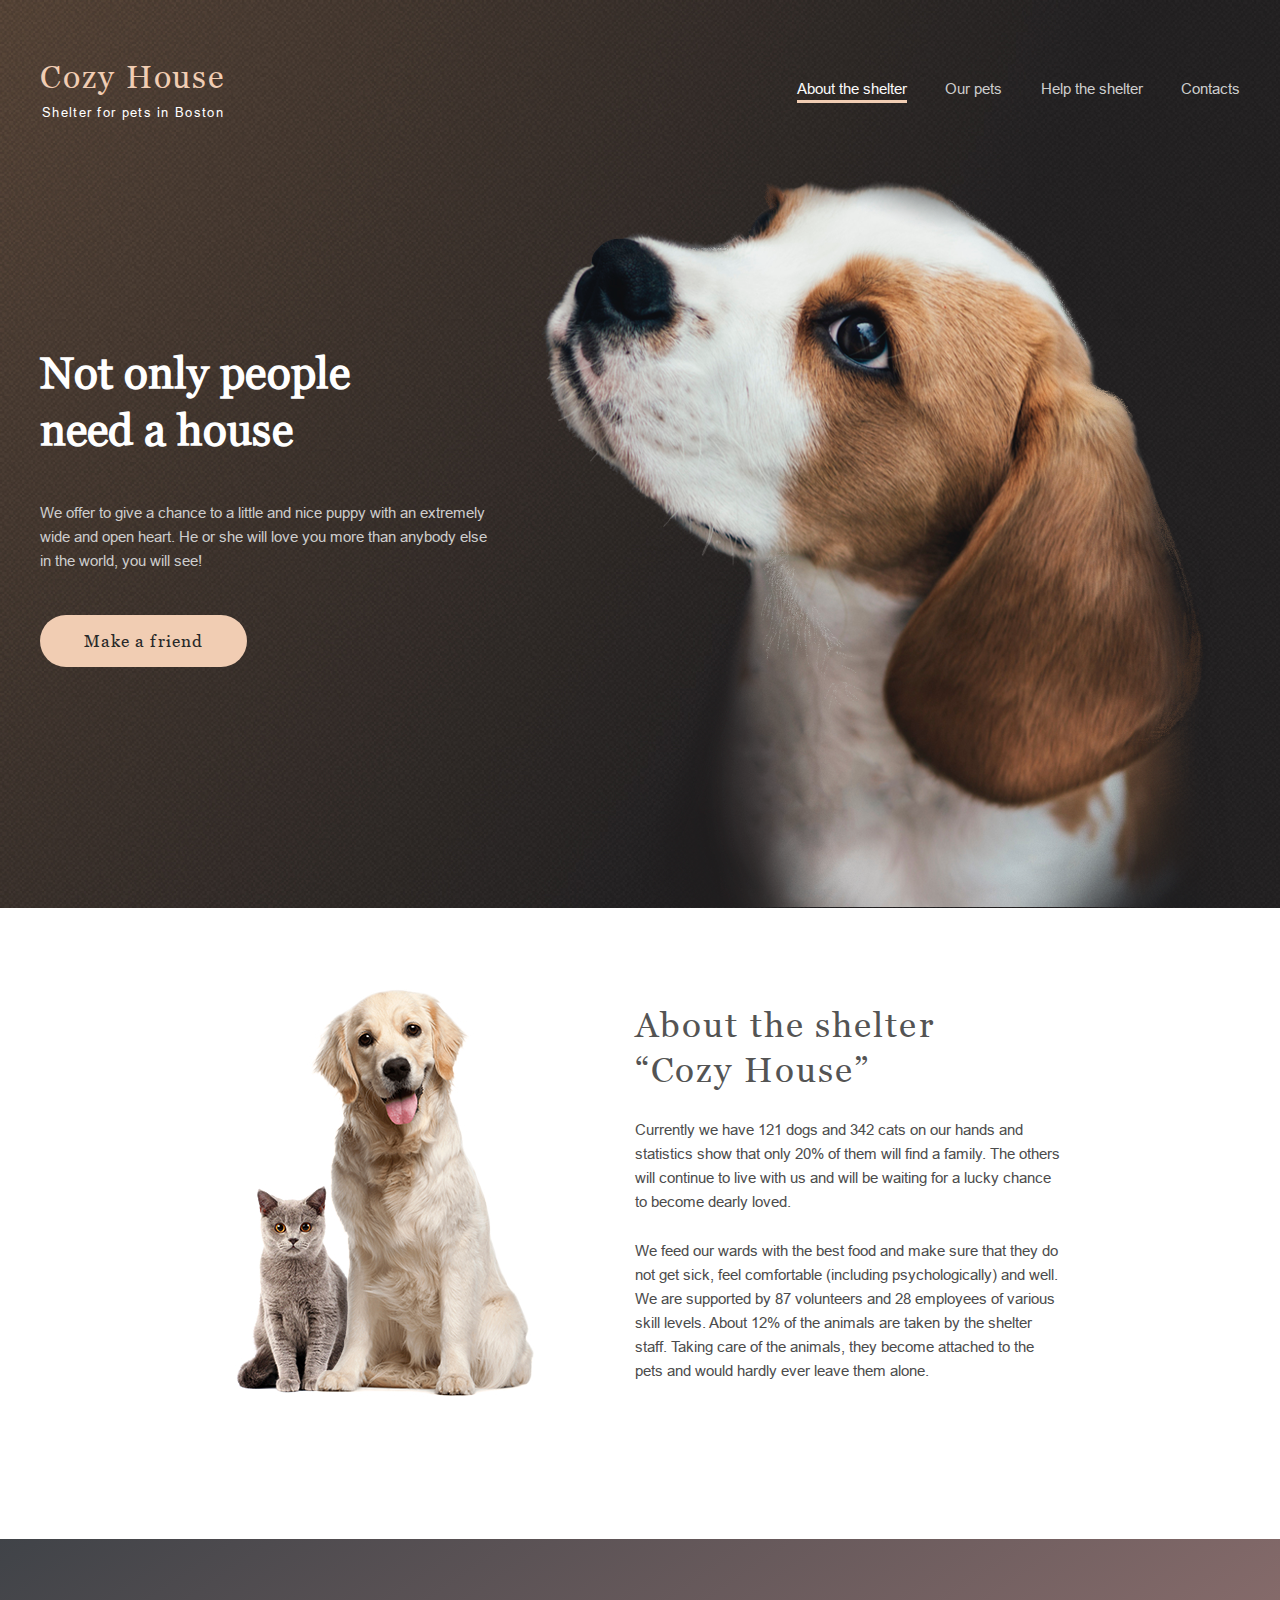
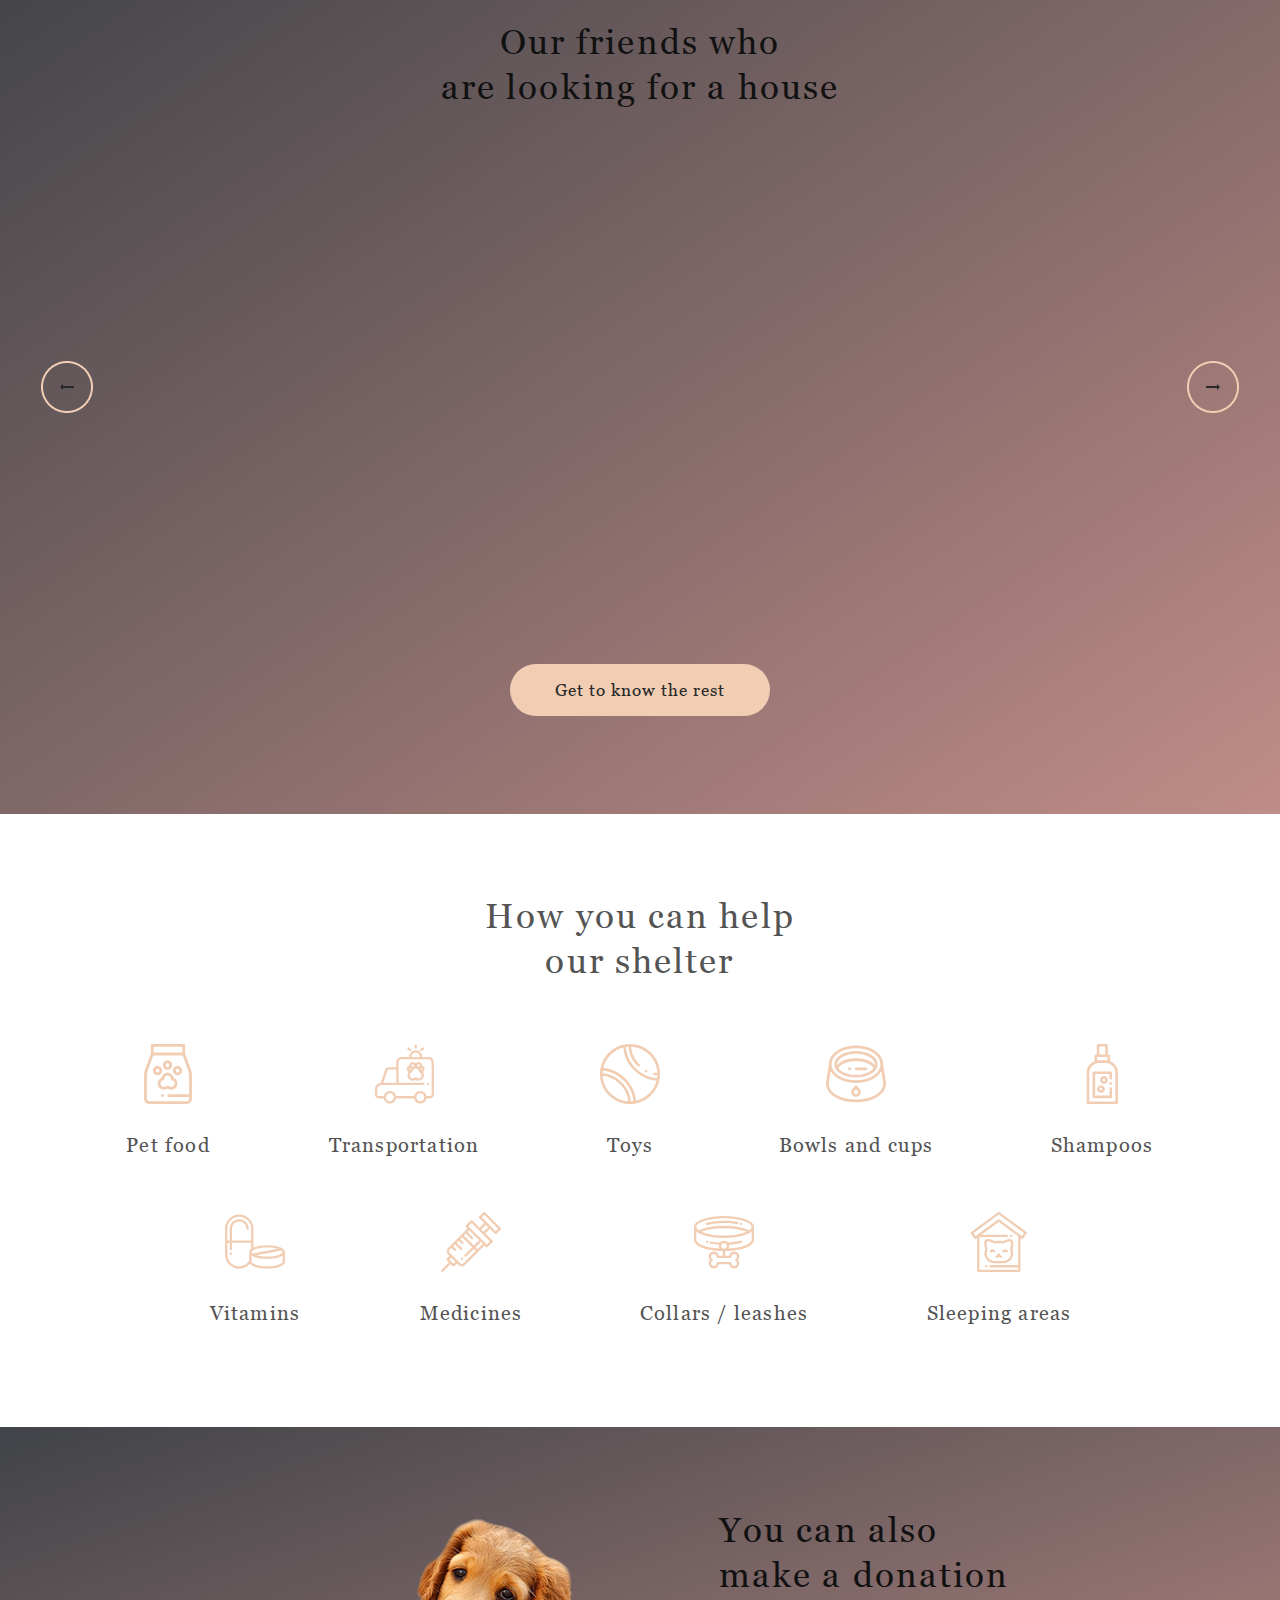
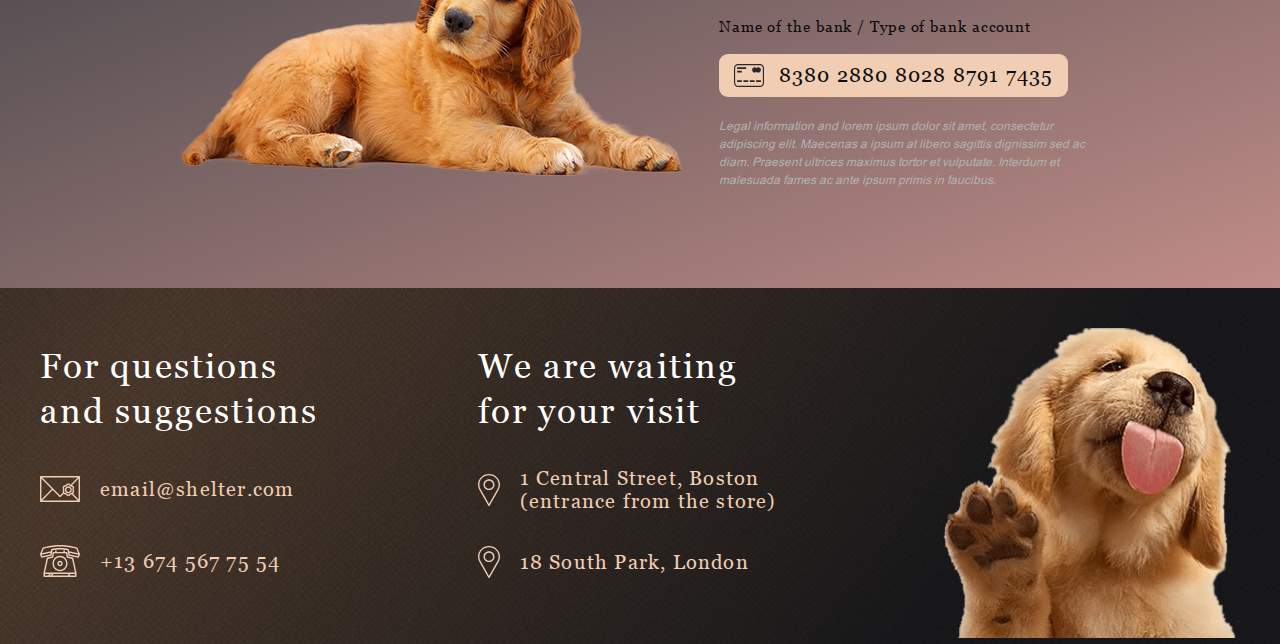
<file: pages/main/index.html>
<!DOCTYPE html>
<html lang="en">
<head>
  <meta charset="UTF-8">
  <meta http-equiv="X-UA-Compatible" content="IE=edge">
  <meta name="viewport" content="width=device-width, initial-scale=1.0">
  <link rel="stylesheet" href="./style.css">
  <title>Shelter</title>
</head>
<body>
  <div class="background">
    <header class="main-header header scroll-section">
      <div class="logo-nav-wrapper">
        <div class="hamburger closed">
          <div class="hamburgerLine"></div>
          <div class="hamburgerLine"></div>
          <div class="hamburgerLine"></div>
        </div>
        <div class="logo-nav-inner-wrapper">
          <a class="main-header-logo logo" href="#">
            <h1 class="logo-title">Cozy House</h1>
            <p class="logo-description">Shelter for pets in Boston</p>
          </a>
          <nav class="main-header-nav navigation">
            <ul class="navigation-list">
              <li class="navigation-item selected"><a href="#" class="navigation-link">About the shelter</a></li>
              <li class="navigation-item"><a href="../../pages/pets/pet page.html" class="navigation-link">Our pets</a></li>
              <li class="navigation-item"><a href="#help" class="navigation-link">Help the shelter</a></li>
              <li class="navigation-item"><a href="#main-footer" class="navigation-link">Contacts</a></li>
            </ul>
          </nav>
        </div>
      </div>
    </header>
    <main>
      <div class="sugg-wrapper">
        <section class="sugg" id="sugg">
          <div class="sugg-text">
            <h2 class="sugg-title">Not only people<br>need a house</h2>
            <p class="sugg-description">We offer to give a chance to a little and nice puppy with an extremely wide and open heart. He or she will love you more than anybody else in the world, you will see!</p>
            <a class="button sugg-button" href="#friends">Make a friend</a>
        </div>
        <div class="sugg-image"></div>
        </section>
      </div>
      <div class="about-wrapper">
      <section class="about" id="about">
        <div class="about-text">
          <h2 class="about-title">About the shelter<br>“Cozy House”</h2>
          <p class="about-description">Currently we have 121 dogs and 342 cats on our hands and statistics show that only 20% of them will find a family. The others will continue to live with us and will be waiting for a lucky chance to become dearly loved.</p>
          <p class="about-description">We feed our wards with the best food and make sure that they do not get sick, feel comfortable (including psychologically) and well. We are supported by 87 volunteers and 28 employees of various skill levels. About 12% of the animals are taken by the shelter staff. Taking care of the animals, they become attached to the pets and would hardly ever leave them alone.</p>
        </div>
        <div class="about-image-wrapper">
          <img class="about-image" src="../../assets/images/about-pets.jpg" alt="dog and cat image">
        </div>
      </section>
      </div>
      <div class="friends-wrapper">
        <section class="friends scroll-section" id="friends">
          <h2 class="friends-title">Our friends who<br> are looking for a house</h2>
          <ul class="friends-list" id="slider">
            <li class="friends-item slider-item">
              <a href="" class="friends-item-card-link">
                <img class="friends-image" src="../../assets/images/pets-katrine-third.jpg" alt="Katrine cat image">
                <p class="friends-name">Katrine</p>
                <a class="button learn-more-button" href="">Learn more</a>
            </a>
            </li>
            <li class="friends-item slider-item">
              <a href="" class="friends-item-card-link">
                <img class="friends-image" src="../../assets/images/pets-jennifer.jpg" alt="Jennifer dog image">
                <p class="friends-name">Jennifer</p>
                <a class="button learn-more-button" href="">Learn more</a>
              </a>
            </li>
            <li class="friends-item slider-item">
              <a href="" class="friends-item-card-link">
                <img class="friends-image" src="../../assets/images/pets-woody.jpg" alt="Katrine cat image">
                <p class="friends-name">Woody</p>
                <a class="button learn-more-button" href="">Learn more</a>
            </a>
            </li>
            <li class="friends-item slider-item">
              <a href="" class="friends-item-card-link">
                <img class="friends-image" src="../../assets/images/pets-katrine-first.jpg" alt="Jennifer dog image">
                <p class="friends-name">Sophia</p>
                <a class="button learn-more-button" href="">Learn more</a>
              </a>
            </li>
            <li class="friends-item slider-item">
              <a href="" class="friends-item-card-link">
                <img class="friends-image" src="../../assets/images/pets-timmy.jpg" alt="Timmy cat image">
                <p class="friends-name">Timmy</p>
                <a class="button learn-more-button" href="">Learn more</a>
              </a>
            </li>
            <li class="friends-item slider-item">
              <a href="" class="friends-item-card-link">
                <img class="friends-image" src="../../assets/images/pets-charly.jpg" alt="Charly dog image">
                <p class="friends-name">Charly</p>
                <a class="button learn-more-button" href="">Learn more</a>
              </a>
            </li>
            <li class="friends-item slider-item">
              <a href="" class="friends-item-card-link">
                <img class="friends-image" src="../../assets/images/pets-scarlet.jpg" alt="Scarlett dog image">
                <p class="friends-name">Scarlett</p>
              <a class="button learn-more-button" href="">Learn more</a>
              </a>
            </li>
            <li class="friends-item slider-item">
              <a href="" class="friends-item-card-link">
                <img class="friends-image" src="../../assets/images/pets-katrine-second.jpg" alt="Freddie cat image">
                <p class="friends-name">Freddie</p>
                <a class="button learn-more-button" href="">Learn more</a>
              </a>
            </li>
            <li class="friends-item slider-item">
              <a href="" class="friends-item-card-link">
                <img class="friends-image" src="../../assets/images/promienik.png" alt="Promienik parrot image">
                <p class="friends-name">Promienik</p>
                <a class="button learn-more-button" href="">Learn more</a>
              </a>
            </li>
          </ul>
          <div class="friends-slider-buttons">
            <div class="friends-button-left control_prev"></div>
            <div class="friends-button-right control_next"></div>
          </div>
          <a class="button friends-button" href="../../pages/pets/pet page.html" > Get to know the rest</a>
        </section>
      </div>
      <div class="help-wrapper">
        <section class="help" id="help">
          <h2 class="help-title">How you can help<br> our shelter</h2>
          <ul class="help-list">
            <li class="help-item">
              <img class="help-icon" src="../../assets/icons/Vector.svg" alt="Pet food">
              <p class="help-name">Pet food</p>
            </li>
            <li class="help-item">
              <img class="help-icon" src="../../assets/icons/transportation.svg" alt="Transportation">
              <p class="help-name">Transportation</p>
            </li>
            <li class="help-item">
              <img class="help-icon" src="../../assets/icons/toys.svg" alt="Toys">
              <p class="help-name">Toys</p>
            </li>
            <li class="help-item">
              <img class="help-icon" src="../../assets/icons/bowls-and-cups.svg" alt="Bowls and cups">
              <p class="help-name">Bowls and cups</p>
            </li>
            <li class="help-item">
              <img class="help-icon" src="../../assets/icons/shampoos.svg" alt="Shampoos">
              <p class="help-name">Shampoos</p>
            </li>
            <li class="help-item">
              <img class="help-icon" src="../../assets/icons/vitamins.svg" alt="Vitamins">
              <p class="help-name">Vitamins</p>
            </li>
            <li class="help-item">
              <img class="help-icon" src="../../assets/icons/medicines.svg" alt="Medicines">
              <p class="help-name">Medicines</p>
            </li>
            <li class="help-item">
              <img class="help-icon" src="../../assets/icons/collars-leashes.svg" alt="Collars / leashes">
              <p class="help-name">Collars / leashes</p>
            </li>
            <li class="help-item">
              <img class="help-icon" src="../../assets/icons/sleeping-area.svg" alt="Sleeping areas">
              <p class="help-name">Sleeping areas</p>
            </li>
          </ul>
        </section>
      </div>
      <div class="donation-wrapper">
        <section class="donation">
          <div class="donation-text-wrapper">
            <h2 class="donation-title">You can also<br> make a donation</h2>
            <p class="donation-bank">Name of the bank / Type of bank account</p>
            <a class="donation-link" >
              <img class="donation-card-image" src="../../assets/icons/credit-card.svg" alt="credit card image">
              <p class="donationNumber" href="#">8380 2880 8028 8791 7435</p>
            </a>
            <p class="donation-legal-info">Legal information and lorem ipsum dolor sit amet, consectetur adipiscing elit. Maecenas a ipsum at libero sagittis dignissim sed ac diam. Praesent ultrices maximus tortor et vulputate. Interdum et malesuada fames ac ante ipsum primis in faucibus.</p>
        </div>
        <div class="donation-dog">
          <img class="donation-dog-image" src="../../assets/images/donation-dog2x.png" alt="donation dog image" srcset="../../assets/images/donation-dog2x.png 2x">
        </div>
        </section>
      </div>
    </main>
    <div class="main-footer-wrapper">
      <footer class="main-footer scroll-section" id="main-footer">
        <div class="main-footer-left-wrapper">
          <h2 class="main-footer-title">For questions and suggestions</h2>
          <ul class="main-footer-list">
            <li class="main-footer-item">
              <a href="mailto:email@shelter.com" class="main-footer-link">
                <img class="main-footer-icon" src="../../assets/icons/mail.svg" alt="email svg">
                <p class="main-footer-text">email@shelter.com</p>
              </a>
            </li>
            <li class="main-footer-item">
              <a href="tel:+136745677554" class="main-footer-link">
                <img class="main-footer-icon" src="../../assets/icons/phone.svg" alt="phone svg">
                <p class="main-footer-text">+13 674 567 75 54</p>
              </a>
            </li>
          </ul>
        </div>
        <div class="main-footer-center-wrapper">
          <h2 class="main-footer-waiting-title">We are waiting for your visit</h2>
          <ul class="main-footer-bottom-list">
            <li class="main-footer-item">
              <a href="https://www.google.com/maps?q=1+Central+Street,+Boston" target="_blank" class="main-footer-link main-footer-bottom-link">
                <img class="main-footer-icon" src="../../assets/icons/pin.svg" alt="pin svg">
                <p class="main-footer-text">1 Central Street, Boston<br> (entrance from the store)</p>
              </a>
            </li>
            <li class="main-footer-item">
              <a href="https://www.google.com/maps?q=18+South+Park+London" target="_blank" class="main-footer-link main-footer-bottom-link">
                <img class="main-footer-icon" src="../../assets/icons/pin.svg" alt="pin svg">
                <p class="main-footer-text">18 South Park, London</p>
              </a>
            </li>
          </ul>
        </div>
        <div class="main-footer-img-wrapper">
          <img class="main-footer-img" src="../../assets/images/footer-puppy.png" alt="dog saying goodbye">
        </div>
      </footer>
    </div>
  </div>
  <script src="../../pages/main/script.js"></script>
</body>
</html>
</file>
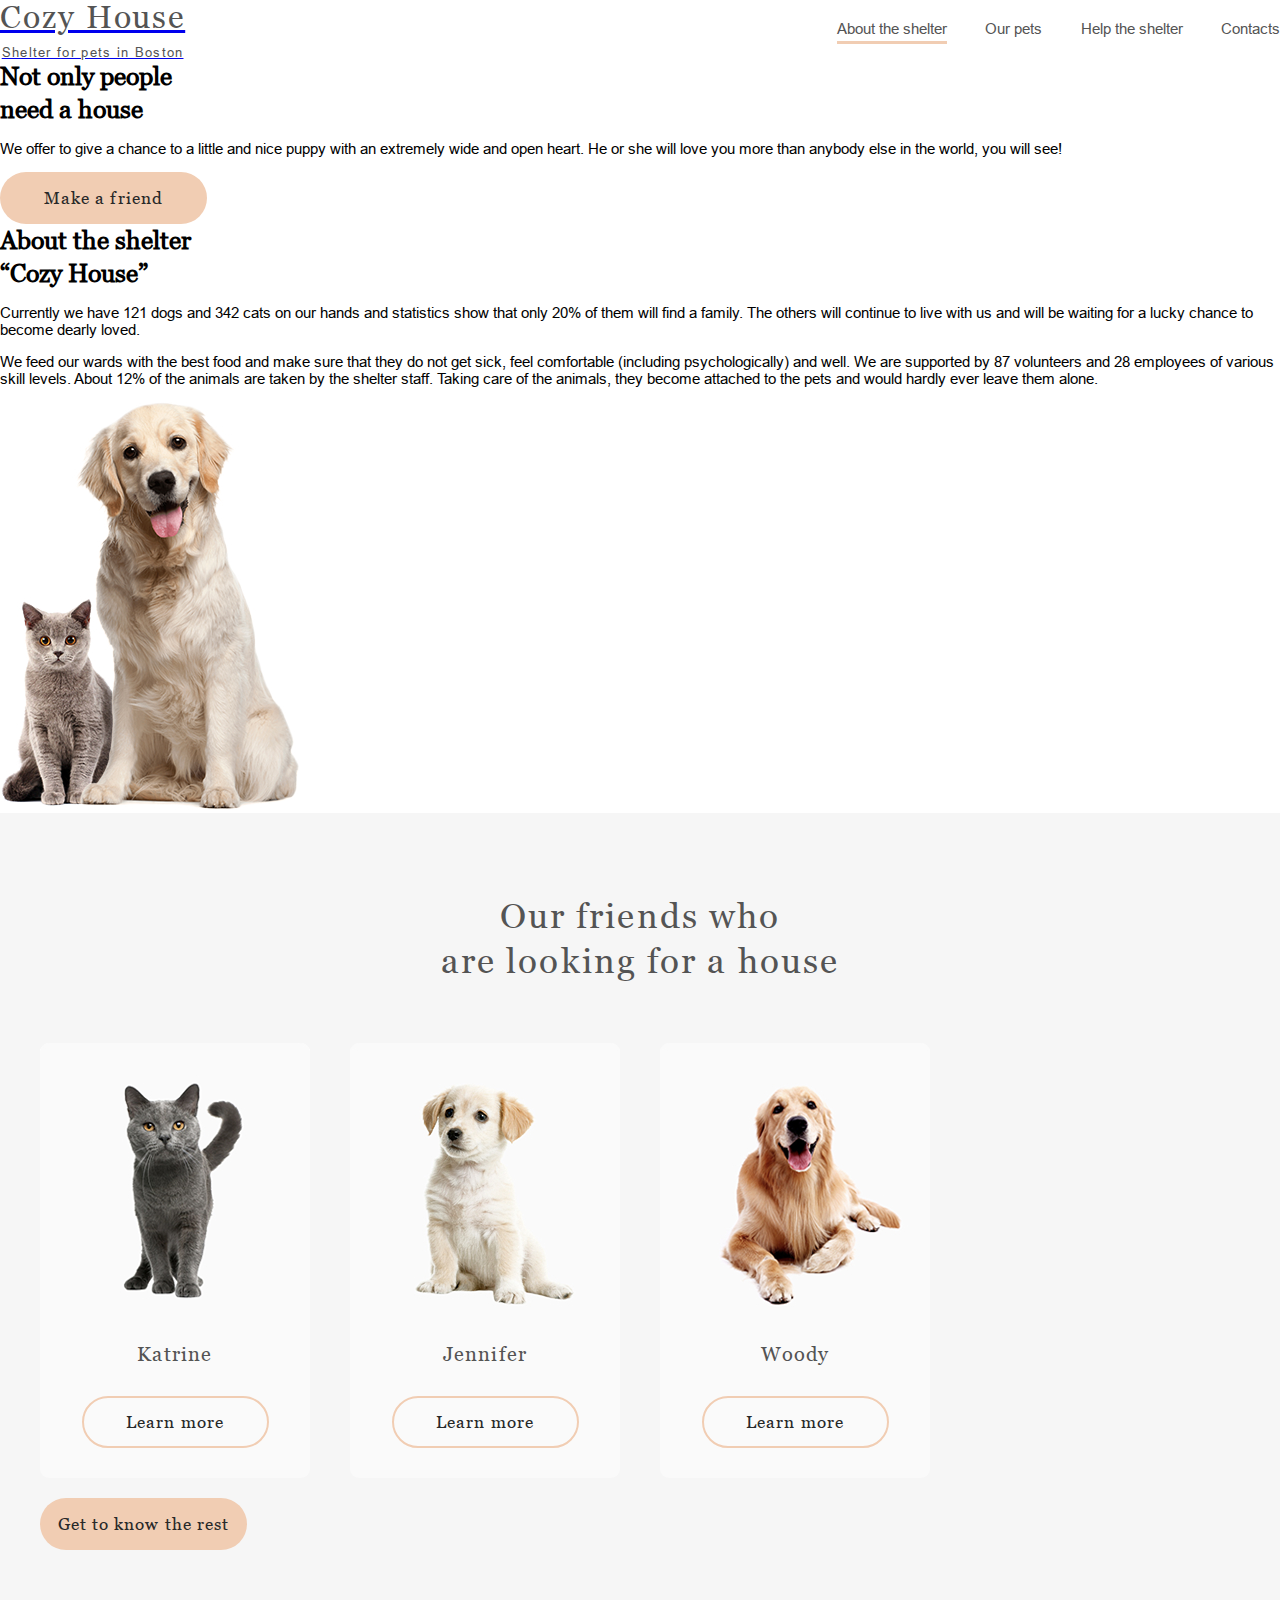
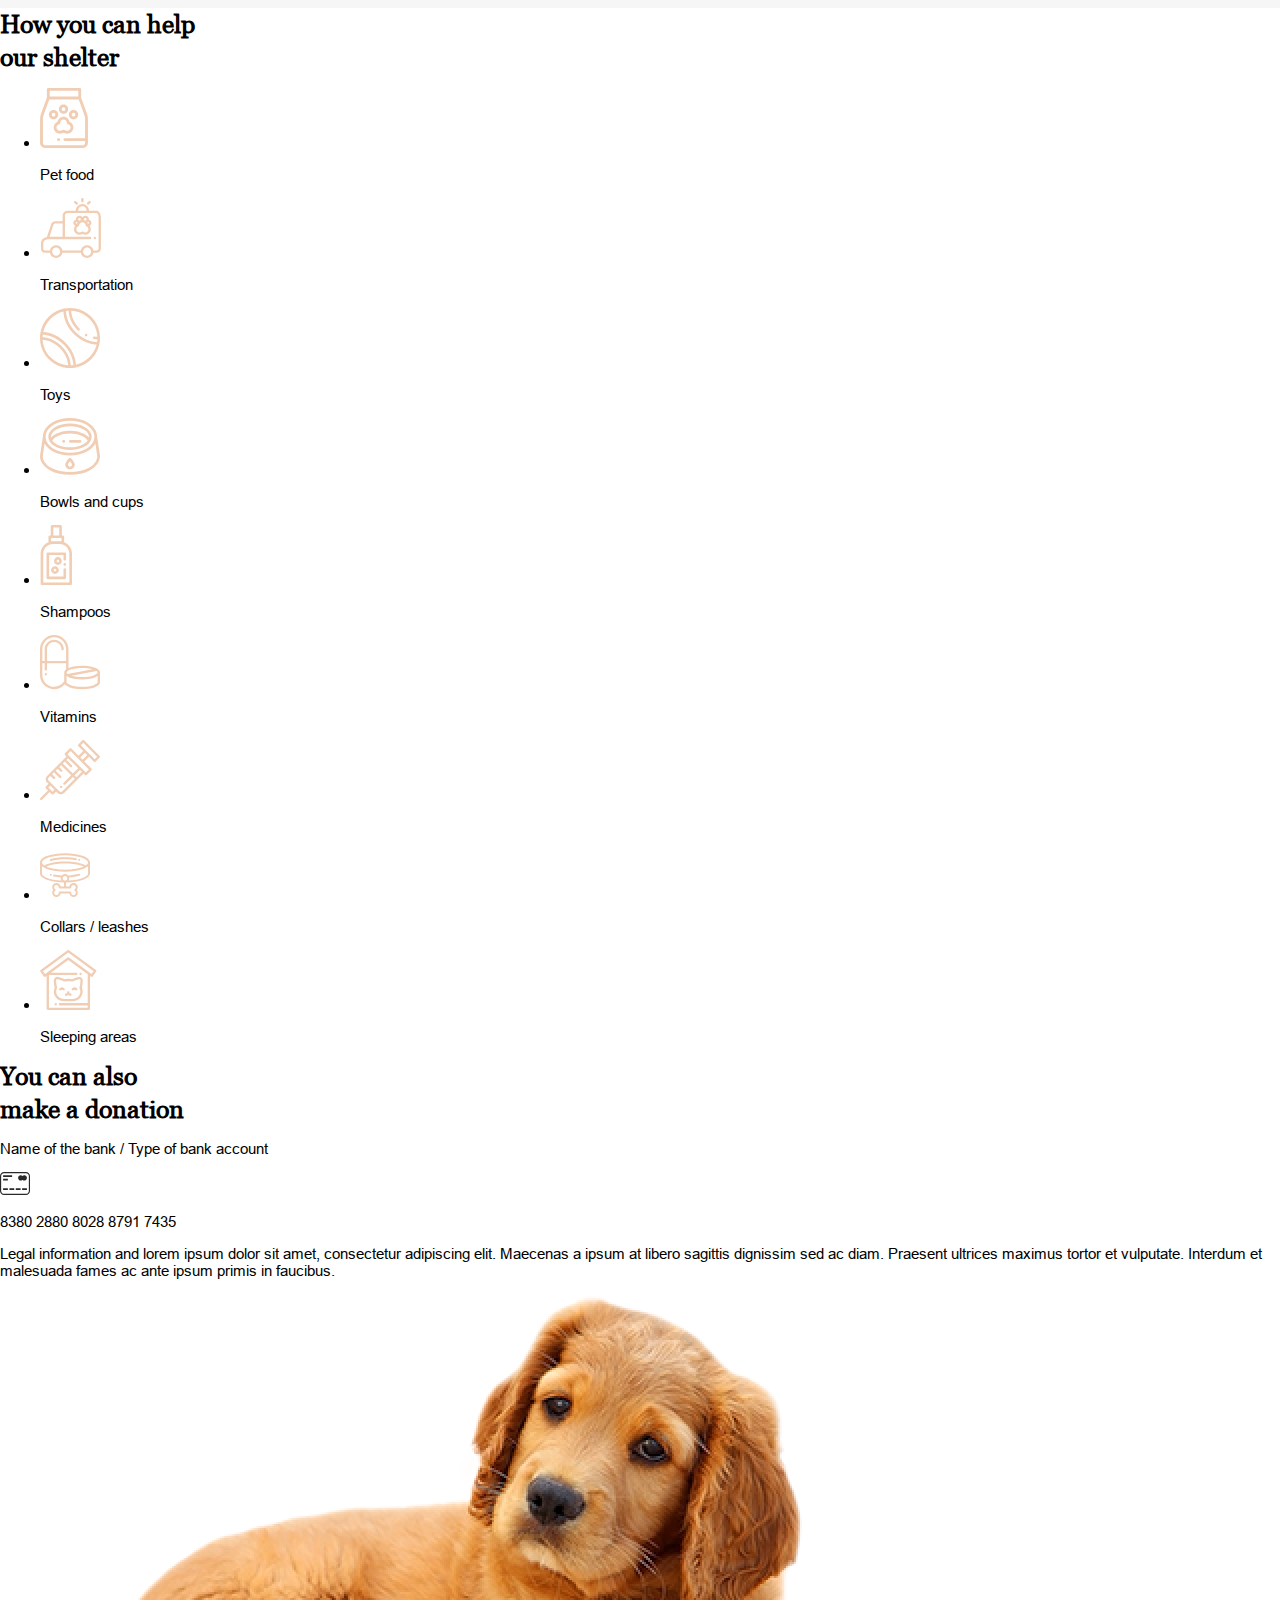
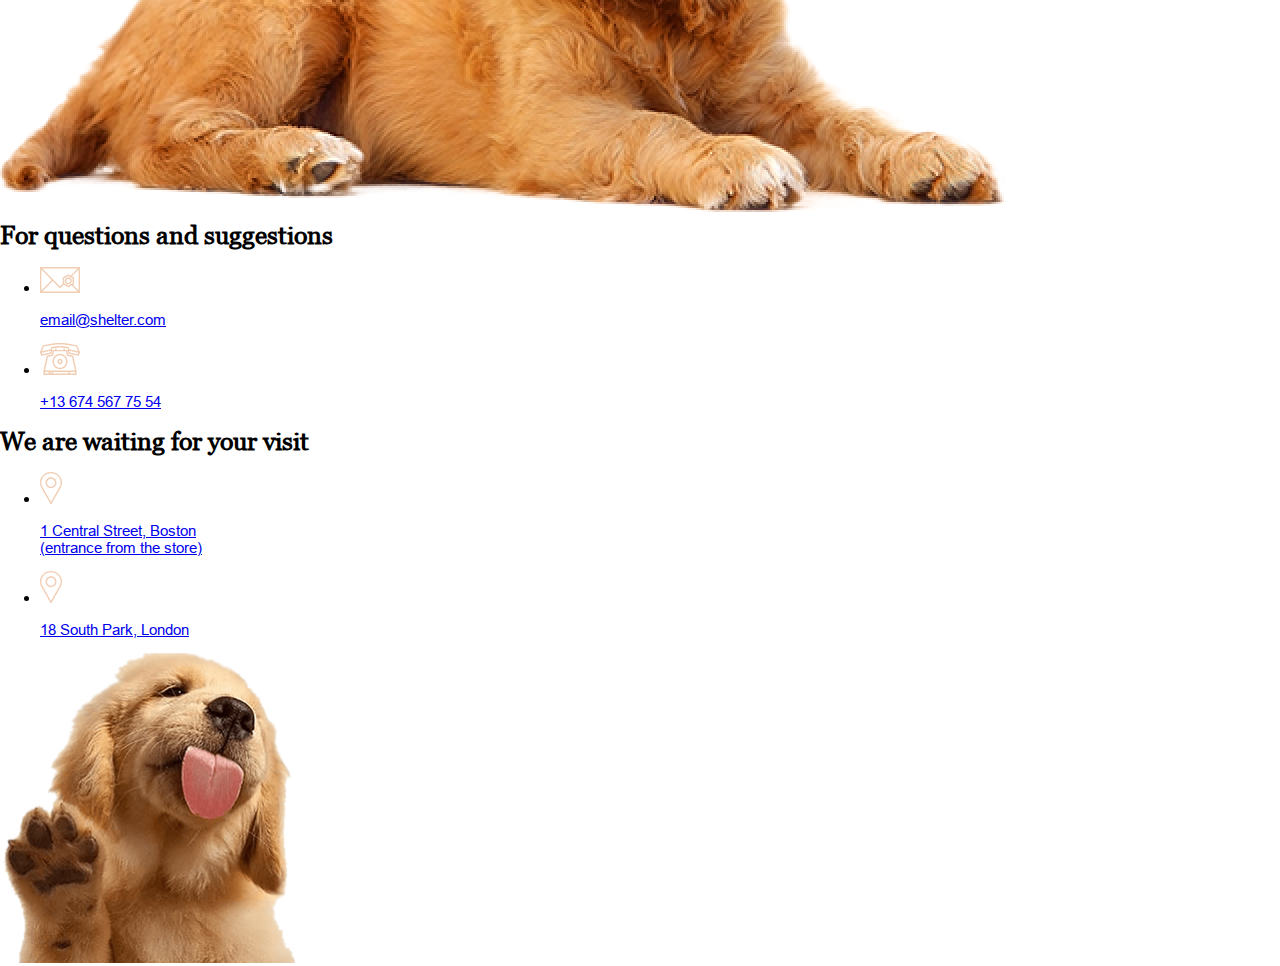
<file: pages/pets/index.html>
<!DOCTYPE html>
<html lang="en">
<head>
  <meta charset="UTF-8">
  <meta http-equiv="X-UA-Compatible" content="IE=edge">
  <meta name="viewport" content="width=device-width, initial-scale=1.0">
  <link rel="stylesheet" href="./style.css">
  <title>Shelter</title>
</head>
<body>
  <div class="background">
    <header class="main-header header scroll-section">
      <div class="logo-nav-wrapper">
        <div class="hamburger closed">
          <div class="hamburgerLine"></div>
          <div class="hamburgerLine"></div>
          <div class="hamburgerLine"></div>
        </div>
        <div class="logo-nav-inner-wrapper">
          <a class="main-header-logo logo" href="#">
            <h1 class="logo-title">Cozy House</h1>
            <p class="logo-description">Shelter for pets in Boston</p>
          </a>
          <nav class="main-header-nav navigation">
            <ul class="navigation-list">
              <li class="navigation-item selected"><a href="#" class="navigation-link">About the shelter</a></li>
              <li class="navigation-item"><a href="../../pages/pets/pet page.html" class="navigation-link">Our pets</a></li>
              <li class="navigation-item"><a href="#help" class="navigation-link">Help the shelter</a></li>
              <li class="navigation-item"><a href="#main-footer" class="navigation-link">Contacts</a></li>
            </ul>
          </nav>
        </div>
      </div>
    </header>
    <main>
      <div class="sugg-wrapper">
        <section class="sugg" id="sugg">
          <div class="sugg-text">
            <h2 class="sugg-title">Not only people<br>need a house</h2>
            <p class="sugg-description">We offer to give a chance to a little and nice puppy with an extremely wide and open heart. He or she will love you more than anybody else in the world, you will see!</p>
            <a class="button sugg-button" href="#friends">Make a friend</a>
        </div>
        <div class="sugg-image"></div>
        </section>
      </div>
      <div class="about-wrapper">
      <section class="about" id="about">
        <div class="about-text">
          <h2 class="about-title">About the shelter<br>“Cozy House”</h2>
          <p class="about-description">Currently we have 121 dogs and 342 cats on our hands and statistics show that only 20% of them will find a family. The others will continue to live with us and will be waiting for a lucky chance to become dearly loved.</p>
          <p class="about-description">We feed our wards with the best food and make sure that they do not get sick, feel comfortable (including psychologically) and well. We are supported by 87 volunteers and 28 employees of various skill levels. About 12% of the animals are taken by the shelter staff. Taking care of the animals, they become attached to the pets and would hardly ever leave them alone.</p>
        </div>
        <div class="about-image-wrapper">
          <img class="about-image" src="../../assets/images/about-pets.jpg" alt="dog and cat image">
        </div>
      </section>
      </div>
      <div class="friends-wrapper">
        <section class="friends scroll-section" id="friends">
          <h2 class="friends-title">Our friends who<br> are looking for a house</h2>
          <ul class="friends-list" id="slider">
            <li class="friends-item slider-item">
              <a href="" class="friends-item-card-link">
                <img class="friends-image" src="../../assets/images/pets-katrine-third.jpg" alt="Katrine cat image">
                <p class="friends-name">Katrine</p>
                <a class="button learn-more-button" href="">Learn more</a>
            </a>
            </li>
            <li class="friends-item slider-item">
              <a href="" class="friends-item-card-link">
                <img class="friends-image" src="../../assets/images/pets-jennifer.jpg" alt="Jennifer dog image">
                <p class="friends-name">Jennifer</p>
                <a class="button learn-more-button" href="">Learn more</a>
              </a>
            </li>
            <li class="friends-item slider-item">
              <a href="" class="friends-item-card-link">
                <img class="friends-image" src="../../assets/images/pets-woody.jpg" alt="Katrine cat image">
                <p class="friends-name">Woody</p>
                <a class="button learn-more-button" href="">Learn more</a>
            </a>
            </li>
            <li class="friends-item slider-item">
              <a href="" class="friends-item-card-link">
                <img class="friends-image" src="../../assets/images/pets-katrine-first.jpg" alt="Jennifer dog image">
                <p class="friends-name">Sophia</p>
                <a class="button learn-more-button" href="">Learn more</a>
              </a>
            </li>
            <li class="friends-item slider-item">
              <a href="" class="friends-item-card-link">
                <img class="friends-image" src="../../assets/images/pets-timmy.jpg" alt="Timmy cat image">
                <p class="friends-name">Timmy</p>
                <a class="button learn-more-button" href="">Learn more</a>
              </a>
            </li>
            <li class="friends-item slider-item">
              <a href="" class="friends-item-card-link">
                <img class="friends-image" src="../../assets/images/pets-charly.jpg" alt="Charly dog image">
                <p class="friends-name">Charly</p>
                <a class="button learn-more-button" href="">Learn more</a>
              </a>
            </li>
            <li class="friends-item slider-item">
              <a href="" class="friends-item-card-link">
                <img class="friends-image" src="../../assets/images/pets-scarlet.jpg" alt="Scarlett dog image">
                <p class="friends-name">Scarlett</p>
              <a class="button learn-more-button" href="">Learn more</a>
              </a>
            </li>
            <li class="friends-item slider-item">
              <a href="" class="friends-item-card-link">
                <img class="friends-image" src="../../assets/images/pets-katrine-second.jpg" alt="Freddie cat image">
                <p class="friends-name">Freddie</p>
                <a class="button learn-more-button" href="">Learn more</a>
              </a>
            </li>
            <li class="friends-item slider-item">
              <a href="" class="friends-item-card-link">
                <img class="friends-image" src="../../assets/images/promienik.png" alt="Promienik parrot image">
                <p class="friends-name">Promienik</p>
                <a class="button learn-more-button" href="">Learn more</a>
              </a>
            </li>
          </ul>
          <div class="friends-slider-buttons">
            <div class="friends-button-left control_prev"></div>
            <div class="friends-button-right control_next"></div>
          </div>
          <a class="button friends-button" href="../../pages/pets/pet page.html" > Get to know the rest</a>
        </section>
      </div>
      <div class="help-wrapper" >
        <section class="help" id="help">
          <h2 class="help-title">How you can help<br> our shelter</h2>
          <ul class="help-list">
            <li class="help-item">
              <img class="help-icon" src="../../assets/icons/Vector.svg" alt="Pet food">
              <p class="help-name">Pet food</p>
            </li>
            <li class="help-item">
              <img class="help-icon" src="../../assets/icons/transportation.svg" alt="Transportation">
              <p class="help-name">Transportation</p>
            </li>
            <li class="help-item">
              <img class="help-icon" src="../../assets/icons/toys.svg" alt="Toys">
              <p class="help-name">Toys</p>
            </li>
            <li class="help-item">
              <img class="help-icon" src="../../assets/icons/bowls-and-cups.svg" alt="Bowls and cups">
              <p class="help-name">Bowls and cups</p>
            </li>
            <li class="help-item">
              <img class="help-icon" src="../../assets/icons/shampoos.svg" alt="Shampoos">
              <p class="help-name">Shampoos</p>
            </li>
            <li class="help-item">
              <img class="help-icon" src="../../assets/icons/vitamins.svg" alt="Vitamins">
              <p class="help-name">Vitamins</p>
            </li>
            <li class="help-item">
              <img class="help-icon" src="../../assets/icons/medicines.svg" alt="Medicines">
              <p class="help-name">Medicines</p>
            </li>
            <li class="help-item">
              <img class="help-icon" src="../../assets/icons/collars-leashes.svg" alt="Collars / leashes">
              <p class="help-name">Collars / leashes</p>
            </li>
            <li class="help-item">
              <img class="help-icon" src="../../assets/icons/sleeping-area.svg" alt="Sleeping areas">
              <p class="help-name">Sleeping areas</p>
            </li>
          </ul>
        </section>
      </div>
      <div class="donation-wrapper">
        <section class="donation">
          <div class="donation-text-wrapper">
            <h2 class="donation-title">You can also<br> make a donation</h2>
            <p class="donation-bank">Name of the bank / Type of bank account</p>
            <a class="donation-link" >
              <img class="donation-card-image" src="../../assets/icons/credit-card.svg" alt="credit card image">
              <p class="donationNumber" href="#">8380 2880 8028 8791 7435</p>
            </a>
            <p class="donation-legal-info">Legal information and lorem ipsum dolor sit amet, consectetur adipiscing elit. Maecenas a ipsum at libero sagittis dignissim sed ac diam. Praesent ultrices maximus tortor et vulputate. Interdum et malesuada fames ac ante ipsum primis in faucibus.</p>
        </div>
        <div class="donation-dog">
          <img class="donation-dog-image" src="../../assets/images/donation-dog2x.png" alt="donation dog image" srcset="../../assets/images/donation-dog2x.png 2x">
        </div>
        </section>
      </div>
    </main>
    <div class="main-footer-wrapper">
      <footer class="main-footer scroll-section" id="main-footer">
        <div class="main-footer-left-wrapper">
          <h2 class="main-footer-title">For questions and suggestions</h2>
          <ul class="main-footer-list">
            <li class="main-footer-item">
              <a href="mailto:email@shelter.com" class="main-footer-link">
                <img class="main-footer-icon" src="../../assets/icons/mail.svg" alt="email svg">
                <p class="main-footer-text">email@shelter.com</p>
              </a>
            </li>
            <li class="main-footer-item">
              <a href="tel:+136745677554" class="main-footer-link">
                <img class="main-footer-icon" src="../../assets/icons/phone.svg" alt="phone svg">
                <p class="main-footer-text">+13 674 567 75 54</p>
              </a>
            </li>
          </ul>
        </div>
        <div class="main-footer-center-wrapper">
          <h2 class="main-footer-waiting-title">We are waiting for your visit</h2>
          <ul class="main-footer-bottom-list">
            <li class="main-footer-item">
              <a href="https://www.google.com/maps?q=1+Central+Street,+Boston" target="_blank" class="main-footer-link main-footer-bottom-link">
                <img class="main-footer-icon" src="../../assets/icons/pin.svg" alt="pin svg">
                <p class="main-footer-text">1 Central Street, Boston<br> (entrance from the store)</p>
              </a>
            </li>
            <li class="main-footer-item">
              <a href="https://www.google.com/maps?q=18+South+Park+London" target="_blank" class="main-footer-link main-footer-bottom-link">
                <img class="main-footer-icon" src="../../assets/icons/pin.svg" alt="pin svg">
                <p class="main-footer-text">18 South Park, London</p>
              </a>
            </li>
          </ul>
        </div>
        <div class="main-footer-img-wrapper">
          <img class="main-footer-img" src="../../assets/images/footer-puppy.png" alt="dog saying goodbye">
        </div>
      </footer>
    </div>
  </div>
  <script src="../../pages/main/script.js"></script>
</body>
</html>
</file>
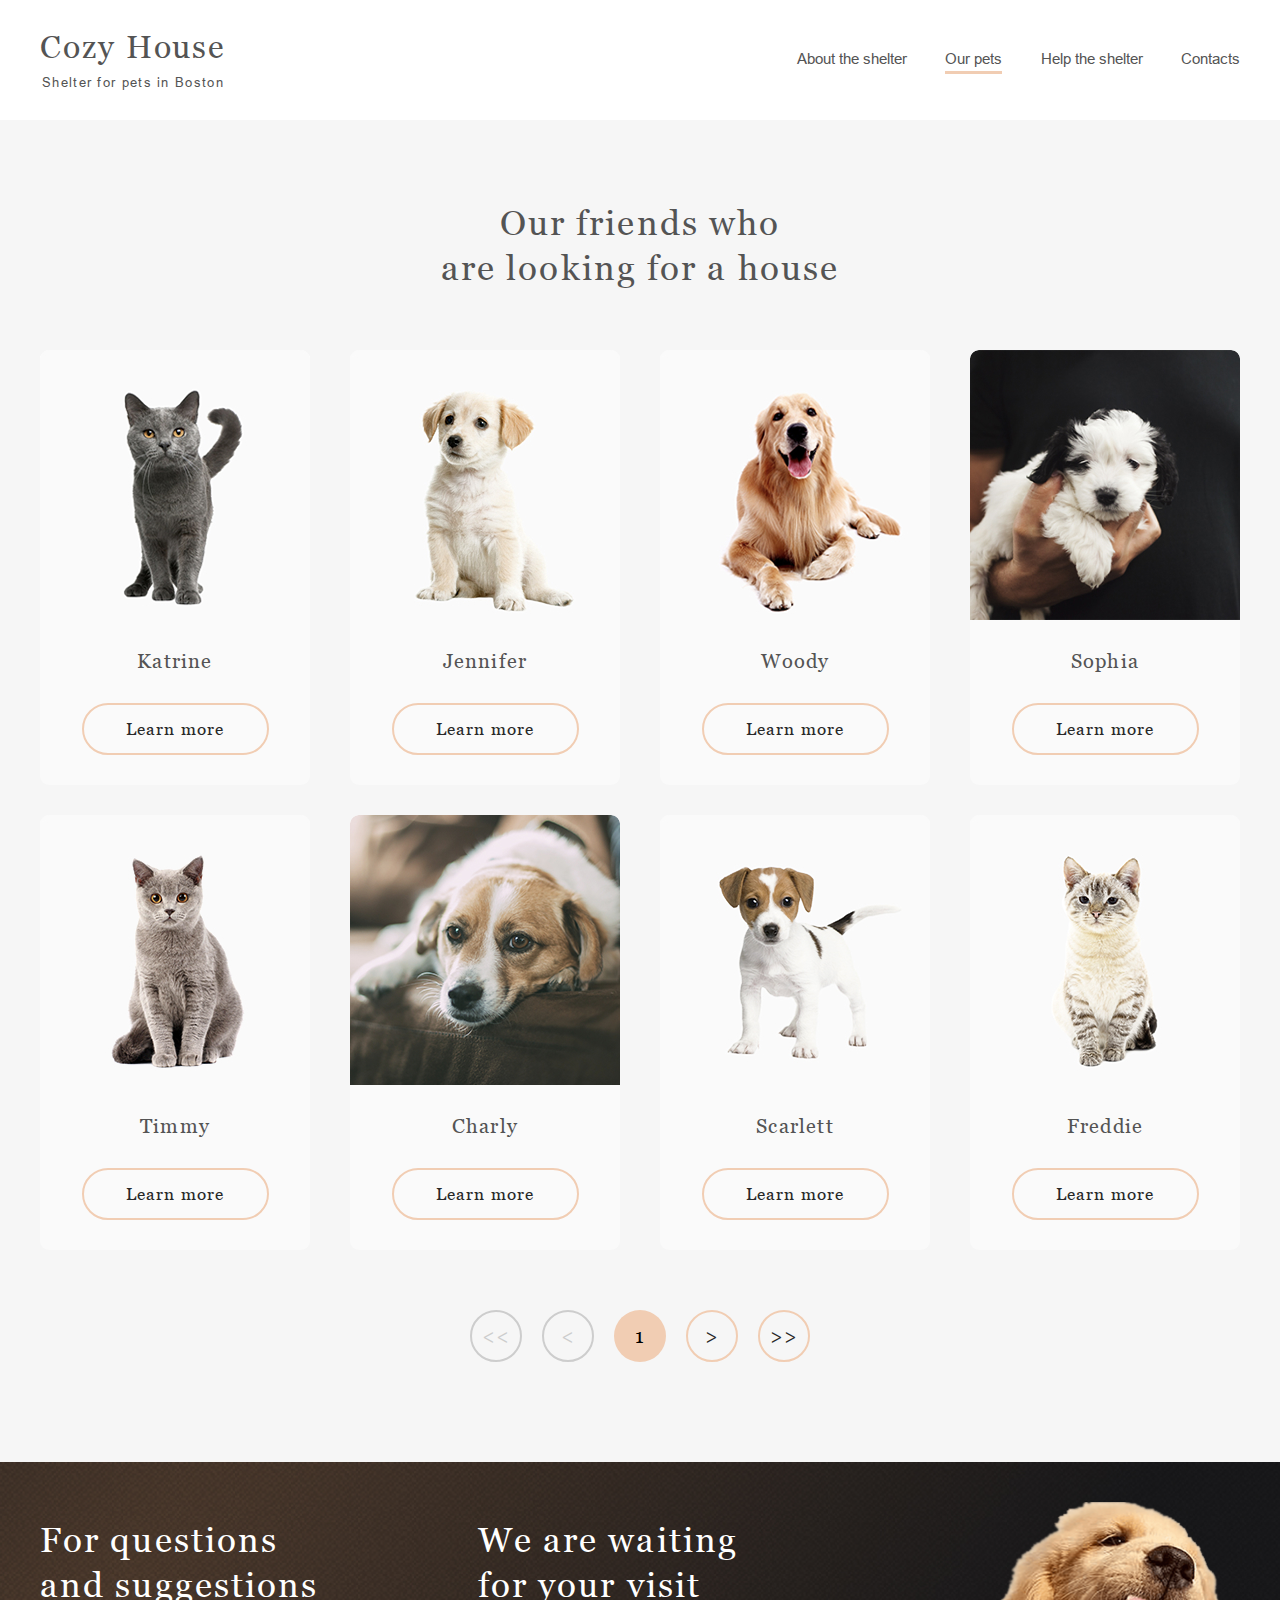
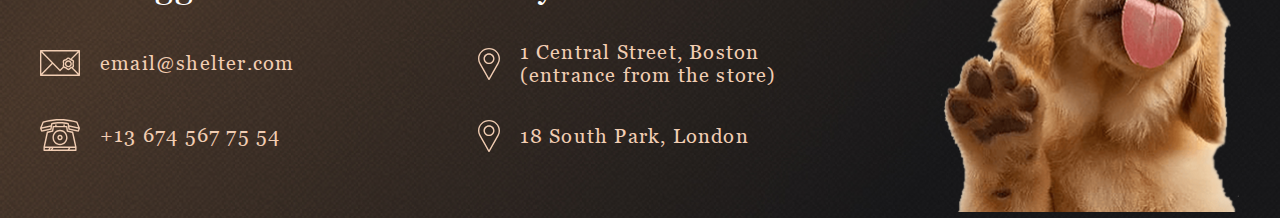
<file: pages/pets/pet page.html>
<!DOCTYPE html>
<html lang="en">
<head>
  <meta charset="UTF-8">
  <meta http-equiv="X-UA-Compatible" content="IE=edge">
  <meta name="viewport" content="width=device-width, initial-scale=1.0">
  <link rel="stylesheet" href="./style.css">
  <title>Pets page</title>
</head>
<body>
  <header class="petsHeader">
    <div class="logo-nav-wrapper">
      <div class="hamburger closed">
        <div class="hamburgerLine"></div>
        <div class="hamburgerLine"></div>
        <div class="hamburgerLine"></div>
      </div>
      <div class="logo-nav-inner-wrapper">
        <a class="petsHeader-logo logo" href="../main/index.html">
          <h1 class="logo-title">Cozy House</h1>
          <p class="logo-description">Shelter for pets in Boston</p>
        </a>
        <nav class="petsHeader-nav navigation">
          <ul class="navigation-list">
            <li class="navigation-item"><a href="../../pages/main/index.html" class="navigation-link">About the shelter</a></li>
            <li class="navigation-item selected"><a href="../../pages/pets/pet page.html" class="navigation-link">Our pets</a></li>
            <li class="navigation-item"><a href="../../pages/pet/index.html" class="navigation-link">Help the shelter</a></li>
            <li class="navigation-item"><a href="#pets-footer" class="navigation-link">Contacts</a></li>
          </ul>
        </nav>
      </div>
    </div>
    
  </header>
  <section class="pets-main">
    <div class="friends-wrapper">
      <section class="friends" id="friends">
        <h2 class="friends-title">Our friends who<br> are looking for a house</h2>
        <ul class="friends-list">
          <li class="friends-item">
            <a href="" class="friends-item-card-link">
              <img class="friends-image" src="../../assets/images/pets-katrine-third.jpg" alt="Katrine cat image">
              <p class="friends-name">Katrine</p>
              <a class="button learn-more-button" href="">Learn more</a>
          </a>
          </li>
          <li class="friends-item">
            <a href="" class="friends-item-card-link">
              <img class="friends-image" src="../../assets/images/pets-jennifer.jpg" alt="Jennifer dog image">
              <p class="friends-name">Jennifer</p>
              <a class="button learn-more-button" href="">Learn more</a>
            </a>
          </li>
          <li class="friends-item">
            <a href="" class="friends-item-card-link">
              <img class="friends-image" src="../../assets/images/pets-woody.jpg" alt="Katrine cat image">
              <p class="friends-name">Woody</p>
              <a class="button learn-more-button" href="">Learn more</a>
          </a>
          </li>
          <li class="friends-item">
            <a href="" class="friends-item-card-link">
              <img class="friends-image" src="../../assets/images/pets-katrine-first.jpg" alt="Jennifer dog image">
              <p class="friends-name">Sophia</p>
              <a class="button learn-more-button" href="">Learn more</a>
            </a>
          </li>
          <li class="friends-item">
            <a href="" class="friends-item-card-link">
              <img class="friends-image" src="../../assets/images/pets-timmy.jpg" alt="Timmy cat image">
              <p class="friends-name">Timmy</p>
              <a class="button learn-more-button" href="">Learn more</a>
            </a>
          </li>
          <li class="friends-item">
            <a href="" class="friends-item-card-link">
              <img class="friends-image" src="../../assets/images/pets-charly.jpg" alt="Charly dog image">
              <p class="friends-name">Charly</p>
              <a class="button learn-more-button" href="">Learn more</a>
            </a>
          </li>
          <li class="friends-item">
            <a href="" class="friends-item-card-link">
              <img class="friends-image" src="../../assets/images/pets-scarlet.jpg" alt="Scarlett dog image">
              <p class="friends-name">Scarlett</p>
            <a class="button learn-more-button" href="">Learn more</a>
            </a>
          </li>
          <li class="friends-item">
            <a href="" class="friends-item-card-link">
              <img class="friends-image" src="../../assets/images/pets-katrine-second.jpg" alt="Freddie cat image">
              <p class="friends-name">Freddie</p>
              <a class="button learn-more-button" href="">Learn more</a>
            </a>
          </li>
          <li class="friends-item">
            <a href="" class="friends-item-card-link">
              <img class="friends-image" src="../../assets/images/promienik.png" alt="Promienik parrot image">
              <p class="friends-name">Promienik</p>
              <a class="button learn-more-button" href="">Learn more</a>
            </a>
          </li>
        </ul>
        <div class="friends-numbering numbering">
          <a href="#" class="numbering-item numbering-disabled numbering-twin-arrow-left">&lt;&lt;</a>
          <a href="#" class="numbering-item numbering-disabled numbering-arrow-left">&lt;</a>
          <a href="#" class="numbering-item numbering-active  numbering-page">1</a>
          <a href="#" class="numbering-item numbering-arrow-right">&gt;</a>
          <a href="#" class="numbering-item numbering-twin-arrow-right">&gt;&gt;</a>
        </div>
      </section>
    </div>
  </section>
  <div class="pets-footer-wrapper">
    <footer class="pets-footer scroll-section" id="pets-footer">
      <div class="pets-footer-left-wrapper">
        <h2 class="pets-footer-title">For questions and suggestions</h2>
        <ul class="pets-footer-list">
          <li class="pets-footer-item">
            <a href="mailto:email@shelter.com" class="pets-footer-link">
              <img class="pets-footer-icon" src="../../assets/icons/mail.svg" alt="email svg">
              <p class="pets-footer-text">email@shelter.com</p>
            </a>
          </li>
          <li class="pets-footer-item">
            <a href="tel:+136745677554" class="pets-footer-link">
              <img class="pets-footer-icon" src="../../assets/icons/phone.svg" alt="phone svg">
              <p class="pets-footer-text">+13 674 567 75 54</p>
            </a>
          </li>
        </ul>
      </div>
      <div class="pets-footer-center-wrapper">
        <h2 class="pets-footer-waiting-title">We are waiting for your visit</h2>
        <ul class="pets-footer-bottom-list">
          <li class="pets-footer-item">
            <a href="https://www.google.com/maps?q=1+Central+Street,+Boston" target="_blank" class="pets-footer-link pets-footer-bottom-link">
              <img class="pets-footer-icon" src="../../assets/icons/pin.svg" alt="pin svg">
              <p class="pets-footer-text">1 Central Street, Boston<br> (entrance from the store)</p>
            </a>
          </li>
          <li class="pets-footer-item">
            <a href="https://www.google.com/maps?q=18+South+Park+London" target="_blank" class="pets-footer-link pets-footer-bottom-link">
              <img class="pets-footer-icon" src="../../assets/icons/pin.svg" alt="pin svg">
              <p class="pets-footer-text">18 South Park, London</p>
            </a>
          </li>
        </ul>
      </div>
      <div class="pets-footer-img-wrapper">
        <img class="pets-footer-img" src="../../assets/images/footer-puppy.png" alt="dog saying goodbye">
      </div>
    </footer>
  </div>
  <script src="./script.js"></script>
</body>
</html>
</file>
<file: pages/main/style.css>
html {
  scroll-behavior: smooth;
}

body {
  margin: 0;
  padding: 0;
  -webkit-box-sizing: border-box;
          box-sizing: border-box;
  min-width: 320px;
  margin: 0 auto;
  font-family: Arial, sans-serif;
  font-size: 15px;
}

h1 {
  margin: 0;
  padding: 0;
  font-family: Georgia, serif;
  font-size: 32px;
  color: #F1CDB3;
  line-height: 35px;
  font-weight: 400;
  letter-spacing: 0.06em;
}

h2 {
  margin: 0;
  padding: 0;
  font-family: Georgia, serif;
  font-size: 25px;
  color: #000000;
  line-height: 32.5px;
}

.button {
  display: -webkit-box;
  display: -ms-flexbox;
  display: flex;
  -webkit-box-pack: center;
      -ms-flex-pack: center;
          justify-content: center;
  -webkit-box-align: center;
      -ms-flex-align: center;
          align-items: center;
  margin: 0;
  padding: 0;
  text-decoration: none;
  width: 207px;
  height: 52px;
  color: #292929;
  background: #F1CDB3;
  border-radius: 100px;
  font-family: Georgia, serif;
  font-size: 17px;
  line-height: 22px;
  letter-spacing: 0.06em;
  outline: none;
  border: none;
  cursor: pointer;
  -webkit-transition: all .3s ease;
  -o-transition: all .3s ease;
  transition: all .3s ease;
}

.button:hover {
  background: #FDDCC4;
  color: #292929;
}
@font-face {
  font-family: 'Arial';
  font-style: normal;
  font-weight: normal;
  src: local('Arial'), url('../../assets/fonts/Arial.woff') format('woff');
}
  

@font-face {
  font-family: 'Georgia';
  font-style: normal;
  font-weight: normal;
  src: local('Georgia'), url('../../assets/fonts/Georgia.woff') format('woff');
}


.background {
  background: url("../../assets/images/start-screen-bg-mobile.png");
  background-size: contain;
  background-repeat: no-repeat;
}

.main-header {
  max-width: 1200px;
  margin: 0 auto;
  padding: 30px 10px 0 10px;
}

.logo-nav-wrapper {
  -webkit-box-align: center;
      -ms-flex-align: center;
          align-items: center;
}

.main-header-logo {
  display: block;
  max-width: -webkit-max-content;
  max-width: -moz-max-content;
  max-width: max-content;
  cursor: pointer;
  text-decoration: none;
}

.logo-title {
  padding-bottom: 10px;
}

.logo-description {
  margin: 0;
  padding: 0;
  font-size: 13px;
  line-height: 15px;
  color: #FFFFFF;
  letter-spacing: 0.1em;
  font-weight: 400;
  text-align: center;
}

.hamburger {
  display: -webkit-box;
  display: -ms-flexbox;
  display: flex;
  position: absolute;
  -webkit-box-orient: vertical;
  -webkit-box-direction: normal;
      -ms-flex-direction: column;
          flex-direction: column;
  -webkit-box-align: center;
      -ms-flex-align: center;
          align-items: center;
  -webkit-box-pack: justify;
      -ms-flex-pack: justify;
          justify-content: space-between;
  top: 18px;
  right: 44px;
  -webkit-transition: all .3s ease;
  -o-transition: all .3s ease;
  transition: all .3s ease;
}

.hamburgerLine {
  width: 100%;
  height: 2px;
  background-color: #F1CDB3;
}

.hamburger.closed {
  margin: 0;
  padding: 0;
  width: 30px;
  height: 22px;
  top: 49px;
  right: 54px;
}

.hamburger.open {
  width: 30px;
  height: 22px;
  -webkit-transform: rotate(90deg);
      -ms-transform: rotate(90deg);
          transform: rotate(90deg);
  z-index: 10;
  top: 49px;
  right: 56px;
}

.navigation {
  margin: 0;
  padding: 0;
  font-family: Arial, sans-serif;
  color: #CDCDCD;
  padding-top: 160px;
  padding-right: 15px;
  -webkit-animation: showUp .3s ease;
          animation: showUp .3s ease;
}

@-webkit-keyframes showUp {
  0% {
    display: block;
    opacity: 0;
  }
  15% {
    opacity: .3;
  }
  100% {
    opacity: 1;
  }
}

@keyframes showUp {
  0% {
    display: block;
    opacity: 0;
  }
  15% {
    opacity: .3;
  }
  100% {
    opacity: 1;
  }
}

.navigation-list {
  list-style: none;
  margin: 0;
  padding: 0;
}

.navigation-item {
  margin: 0;
  padding: 0;
  padding-bottom: 40px;
  text-align: center;
}

.navigation-item.selected > .navigation-link {
  color: #FAFAFA;
  cursor: default;
}

.navigation-item.selected > .navigation-link::after {
  content: "";
  position: absolute;
  bottom: -9px;
  left: 0;
  width: 100%;
  height: 3px;
  border-bottom: 3px solid #F1CDB3;
  -webkit-transition: all .3s ease;
  -o-transition: all .3s ease;
  transition: all .3s ease;
}

.navigation-link {
  position: relative;
  margin: 0;
  padding: 0;
  text-decoration: none;
  text-align: center;
  font-size: 32px;
  line-height: 51px;
  color: #CDCDCD;
  -webkit-transition: all .3s ease;
  -o-transition: all .3s ease;
  transition: all .3s ease;
}

.navigation-link:hover {
  color: #b14b7b;
}


.hamburger.closed + .logo-nav-inner-wrapper > .navigation {
  position: absolute;
  opacity: 1;
  display: none;
}

.hamburger.open + .logo-nav-inner-wrapper > .navigation {
  display: block;
  position: relative;
  top: 30px;
  background-image: url(../../assets/images/mobile-menu-open-bg.jpg);
}

.hamburger.open + .logo-nav-inner-wrapper > .logo {
  position: relative;
  top: 30px;
  left: 3%;
}

.hamburger.closed + .logo-nav-inner-wrapper {
  opacity: 1;
}

.hamburger.open + .logo-nav-inner-wrapper {
  position: absolute;
  opacity: 1;
  width: 100vw;
  height: 100vh;
  top: 0;
  left: 0;
  background-image: url("../../assets/images/mobile-menu-open-bg.jpg");
}

.sugg-wrapper {
  max-width: 1200px;
  margin: 0 auto;
  padding-top: 60px;
  padding-left: 10px;
  padding-right: 10px;
}

.sugg-title {
  margin: 0;
  font-family: Georgia, serif;
  color: #FFFFFF;
  line-height: 32px;
  font-size: 25px;
  text-align: center;
  letter-spacing: 0.06em;
  padding-bottom: 42px;
}

.sugg-description {
  margin: 0;
  font-family: Arial, sans-serif;
  font-size: 15px;
  line-height: 24px;
  text-align: center;
  color: #CDCDCD;
}

.sugg-button {
  margin: 0 auto;
  margin-top: 42px;
}

.sugg-image {
  margin-top: 105px;
  background-image: url("../../assets/images/start-screen-puppy.png");
  width: 100%;
  height: 271.77px;
  background-size: contain;
  background-position: 100% 100%;
  background-repeat: no-repeat;
}


.about-wrapper {
  background: #fff;
  margin-bottom: 42px;
}

.about {
  max-width: 1200px;
  margin: 0 auto;
  padding: 42px 10px 0 10px;
}

.about-title {
  padding-bottom: 25px;
  text-align: center;
  font-family: Georgia, serif;
  font-style: normal;
  font-weight: 400;
  font-size: 25px;
  line-height: 32px;
  letter-spacing: 0.06em;
  color: #545454;
}

.about-description {
  padding: 0 15px 0 15px;
  margin: 0;
  font-family: Arial, sans-serif;
  font-style: normal;
  font-weight: 400;
  font-size: 15px;
  line-height: 24px;
  text-align: justify;
  color: #4C4C4C;
}

.about-image-wrapper {
  padding-top: 41px;
  width: 260px;
  height: 353.6px;
  margin: 0 auto;
}

.about-image {
  display: block;
  height: 100%;
  width: auto;
}

.about-description:first-of-type {
  padding-bottom: 22px;
}



.friends-wrapper {
  background-image: linear-gradient(to bottom right, rgb(64, 67, 72), rgba(192, 140, 135, 0.997));
}

.friends {
  padding: 42px 10px 42px 10px;
}

.friends-title {
  padding-bottom: 42px;
  font-weight: 400;
  font-size: 25px;
  line-height: 32px;
  text-align: center;
  letter-spacing: 0.06em;
  color: #111111;
}

.friends-list {
  padding: 0 15px;
  margin: 0;
  list-style: none;
}

.friends-item {
  display: none;
  margin: 0 auto;
  max-width: 400px;
  opacity: 0;
  background: #FAFAFA;
  padding-bottom: 30px;
  margin-bottom: 20px;
  border-radius: 9px;
  -webkit-transition: all .3s ease;
  -o-transition: all .3s ease;
  transition: all .3s ease;
  overflow: hidden;
}

.friends-item:hover {
  background-color: rgb(81, 38, 81);
  cursor: pointer;
}

.friends-item:hover > .friends-image {
  -webkit-transform: scale(1.05);
      -ms-transform: scale(1.05);
          transform: scale(1.05);
}

.friends-item:hover > .learn-more-button {
  background: #FDDCC4;
  color: #292929;
  border: none;
}

.friends-item:hover > .learn-more-button:hover {
  border: 2px solid black;
}

.friends-item.active-slide {
  display: block;
  -webkit-animation: showSlide .2s linear forwards;
          animation: showSlide .2s linear forwards;
}

@-webkit-keyframes showSlide {
  0% {
    display: block;
  }
  15% {
    opacity: .3;
  }
  50% {
    opacity: .5;
  }
  100% {
    opacity: 1;
  }
}

@keyframes showSlide {
  0% {
    display: block;
  }
  15% {
    opacity: .3;
  }
  50% {
    opacity: .5;
  }
  100% {
    opacity: 1;
  }
}

.friends-image {
  display: block;
  min-width: 270px;
  min-height: 270px;
  max-height: 270px;
  max-width: 270px;
  margin: 0 auto;
  width: 100%;
  height: 100%;
  margin-bottom: 30px;
  -webkit-transition: all .3s ease;
  -o-transition: all .3s ease;
  transition: all .3s ease;
}

.friends-name {
  margin: 0;
  padding-bottom: 30px;
  font-family: Georgia, serif;
  font-size: 20px;
  line-height: 23px;
  text-align: center;
  letter-spacing: 0.06em;
  color: #111111;
}

.learn-more-button {
  width: 187px;
  height: 52px;
  margin: 0 auto;
  background: initial;
  border: 2px solid #F1CDB3;
  -webkit-box-sizing: border-box;
          box-sizing: border-box;
}

.learn-more-button:hover {
  border: none;
}

.friends-slider-buttons {
  width: 184px;
  margin: 0 auto;
  display: -ms-grid;
  display: grid;
  -ms-grid-columns: 52px 52px;
  grid-template-columns: 52px 52px;
  -webkit-box-pack: justify;
      -ms-flex-pack: justify;
          justify-content: space-between;
  margin-bottom: 42px;
  -webkit-transition: all .3s ease;
  -o-transition: all .3s ease;
  transition: all .3s ease;
}

.friends-button-left {
  width: 52px;
  height: 52px;
  background: url("../../assets/images/button_arrow.png");
  background-size: cover;
  background-position: center center;
  -webkit-transition: background-image 0.3s ease-in-out;
  -o-transition: background-image 0.3s ease-in-out;
  transition: background-image 0.3s ease-in-out;
}

.friends-button-left:hover {
  background-image: url("../../assets/images/button_arrow_hover.png");
}

.friends-button-right {
  width: 52px;
  height: 52px;
  background: url("../../assets/images/button_arrow.png");
  background-size: cover;
  background-position: center center;
  -webkit-transform: rotate(180deg);
      -ms-transform: rotate(180deg);
          transform: rotate(180deg);
  -webkit-transition: background-image 0.3s ease-in-out;
  -o-transition: background-image 0.3s ease-in-out;
  transition: background-image 0.3s ease-in-out;
}

.friends-button-right:hover {
  background-image: url("../../assets/images/button_arrow_hover.png");
}

.friends-button {
  width: 260px;
  height: 52px;
  margin: 0 auto;
}

.friends-item-card-link {
  display: block;
  margin: 0;
  padding: 0;
  color: black;
  cursor: pointer;
  text-decoration: none;
  -webkit-transition: all .3s linear;
  -o-transition: all .3s linear;
  transition: all .3s linear;
}

.friends-item-card-link:hover > .friends-image {
  overflow: hidden;
  -webkit-transform: scale(1.1);
      -ms-transform: scale(1.1);
          transform: scale(1.1);
}


.donation-wrapper {
  background-image: linear-gradient(to bottom right, rgb(64, 67, 72), rgba(192, 140, 135, 0.997));
}
  padding-left: 10px;
  padding-right: 10px;
  padding-bottom: 42px;
}

.donation {
  margin: 0 auto;
}

.donation-title {
  font-family: Georgia, serif;
  font-weight: 400;
  font-size: 25px;
  line-height: 32px;
  letter-spacing: 0.06em;
  color: #111111;
  padding-top: 42px;
  padding-bottom: 20px;
  text-align: center;
}

.donation-bank {
  font-family: Georgia, serif;
  font-size: 15px;
  line-height: 24px;
  color: #0b0a0a;
  text-align: center;
  margin: 0;
  padding-bottom: 20px;
}

.donation-link {
  display: -ms-grid;
  display: grid;
  margin: 0 auto;
  margin-bottom: 20px;
  -webkit-box-align: center;
      -ms-flex-align: center;
          align-items: center;
  justify-items: center;
  -ms-grid-columns: 45px 1fr;
  grid-template-columns: 45px 1fr;
  -ms-grid-rows: 43px;
  grid-template-rows: 43px;
  text-decoration: none;
  width: 94%;
  max-width: 349px;
  background: #F1CDB3;
  border-radius: 9px;
  cursor: pointer;
  -webkit-transition: all .3s linear;
  -o-transition: all .3s linear;
  transition: all .3s linear;
}

.donation-link > *:nth-child(1) {
  -ms-grid-row: 1;
  -ms-grid-column: 1;
}

.donation-link > *:nth-child(2) {
  -ms-grid-row: 1;
  -ms-grid-column: 2;
}

.donation-link:hover {
  -webkit-filter: brightness(105%);
          filter: brightness(105%);
}

.donation-card-image {
  display: block;
  -ms-grid-column-align: end;
      justify-self: end;
  width: 30px;
  height: 23px;
}

.donationNumber {
  margin: 0;
  display: inline-block;
  font-family: Georgia, serif;
  font-size: 20px;
  line-height: 17px;
  letter-spacing: 0.06em;
  color: #0d0d0d;
}

.donation-legal-info {
  margin: 0;
  margin: 0 auto;
  max-width: 380px;
  font-family: Arial, sans-serif;
  font-style: italic;
  font-size: 12px;
  line-height: 18px;
  text-align: justify;
  color: #B2B2B2;
  padding-left: 10px;
  padding-right: 10px;
  padding-bottom: 42px;
}

.donation-dog {
  padding-left: 20px;
  padding-right: 20px;
  max-width: 505px;
  margin: 0 auto;
}

.donation-dog-image {
width: 100%;
}


.help-wrapper {
  background: #FFFFFF;
  padding-left: 10px;
  padding-right: 10px;
  padding-bottom: 42px;
}

.help {
  max-width: 1200px;
}

.help-title {
  font-family: Georgia, serif;
  font-weight: 400;
  font-size: 25px;
  line-height: 32px;
  text-align: center;
  letter-spacing: 0.06em;
  color: #545454;
  padding-top: 42px;
  padding-bottom: 42px;
}

.help-list {
  display: -ms-grid;
  display: grid;
  grid-column-gap: 20px;
  grid-row-gap: 30px;
  grid-template-columns: repeat(auto-fill, minmax(140px, 140px));
  -webkit-box-pack: center;
      -ms-flex-pack: center;
          justify-content: center;
  list-style: none;
  margin: 0;
  padding: 0;
}

.help-icon {
  display: block;
  margin: 0 auto;
  width: 50px;
  height: 50px;
  padding-bottom: 20px;
}

.help-name {
  font-family: Georgia, serif;
  margin: 0;
  text-align: center;
  font-size: 15px;
  line-height: 17px;
  letter-spacing: 0.06em;
  color: #545454;
}


.main-footer {
  max-width: 1200px;
  margin: 0 auto;
  background: url("../../assets/images/start-screen-bg-mobile.png");
  background-repeat: no-repeat;
  background-size: cover;
  padding-left: 10px;
  padding-right: 10px;
}

.main-footer-title {
  margin: 0;
  font-family: Georgia, serif;
  font-size: 25px;
  line-height: 32px;
  text-align: center;
  letter-spacing: 0.06em;
  color: #FFFFFF;
  padding-top: 30px;
  padding-bottom: 40px;
  font-weight: 400;
}

.main-footer-list {
  margin: 0;
  padding: 0;
  list-style: none;
  margin: 0 auto;
}

.main-footer-item {
  margin: 0;
  padding: 0;
  display: block;
}

.main-footer-link {
  display: -ms-grid;
  display: grid;
  -ms-grid-columns: -webkit-max-content 20px -webkit-max-content;
  -ms-grid-columns: max-content 20px max-content;
  grid-template-columns: -webkit-max-content -webkit-max-content;
  grid-template-columns: max-content max-content;
  grid-column-gap: 20px;
  -webkit-box-align: center;
      -ms-flex-align: center;
          align-items: center;
  -webkit-box-pack: center;
      -ms-flex-pack: center;
          justify-content: center;
  text-decoration: none;
  margin: 0;
  padding: 0;
  margin-bottom: 43px;
  -webkit-transition: all .3s linear;
  -o-transition: all .3s linear;
  transition: all .3s linear;
}

.main-footer-link:hover {
  cursor: pointer;
  -webkit-filter: brightness(1.2);
          filter: brightness(1.2);
}

.main-footer-bottom-link {
  -webkit-box-pack: center;
      -ms-flex-pack: center;
          justify-content: center;
  margin-bottom: 39px;
  -webkit-box-pack: initial;
      -ms-flex-pack: initial;
          justify-content: initial;
}

.main-footer-text {
  margin: 0;
  padding: 0;
  font-family: Georgia, serif;
  font-size: 20px;
  line-height: 115%;
  letter-spacing: 0.06em;
  color: #F1CDB3;
}

.main-footer-waiting-title {
  margin: 0;
  font-family: Georgia, serif;
  font-size: 25px;
  line-height: 32px;
  text-align: center;
  letter-spacing: 0.06em;
  color: #FFFFFF;
  font-weight: 400;
  padding-bottom: 38px;
}

.main-footer-list {
  margin: 0;
  padding: 0;
  list-style: none;
  margin: 0 auto;
}

.main-footer-bottom-list {
  margin: 0;
  padding: 0;
  list-style: none;
  margin: 0 auto;
}

.main-footer-img-wrapper {
  width: 260px;
  height: 269px;
  margin: 0 auto;
}

.main-footer-img {
  width: 100%;
}


  .main-header {
    padding: 30px 30px 0 30px;
  }

  .main-header-logo {
    padding-right: 11.2%;
    min-width: 186px;
  }

  .hamburger {
    display: none;
  }

  .navigation {
    display: block;
  }

  .hamburger.closed + .logo-nav-inner-wrapper {
    opacity: 1;
    display: -webkit-box;
    display: -ms-flexbox;
    display: flex;
  }
  
  .hamburger.open + .logo-nav-inner-wrapper {
    display: -webkit-box;
    display: -ms-flexbox;
    display: flex;
    position: relative;
    opacity: 1;
    width: initial;
    height: initial;
    top: 0;
    left: 0;
    background-image: none;
  }

  .hamburger.closed + .logo-nav-inner-wrapper > .navigation {
    position: relative;
    opacity: 1;
    display: block;
    padding: 0;
    width: 100%;
  }
  
  .hamburger.open + .logo-nav-inner-wrapper > .navigation {
    padding: 0;
    display: block;
    position: initial;
    top: 0;
    left: 0;
    width: 100%;
  }
  
  .hamburger.open + .logo-nav-inner-wrapper > .logo {
    position: relative;
    top: 0;
    left: 0;
  }

  .logo-nav-inner-wrapper {
    display: -webkit-box;
    display: -ms-flexbox;
    display: flex;
  }

  .navigation-list {
    display: -webkit-box;
    display: -ms-flexbox;
    display: flex;
    -webkit-box-pack: justify;
        -ms-flex-pack: justify;
            justify-content: space-between;
    padding-top: 3px;
  }

  .navigation-link {
    font-size: 15px;
  }

  .navigation-item {
    padding: 0;
  }

  .navigation-item.selected > .navigation-link::after {
    bottom: -6px;
  }

 

  .sugg-text {
    padding-left: 19%;
    position: relative;
  }

  .sugg-title {
    font-size: 44px;
    line-height: 57px;
    text-align: left;
    letter-spacing: .05px;
  }

  .sugg-description {
    text-align: left;
    line-height: 24px;
    max-width: 460px;
  }

  .sugg-button {
    -webkit-transform: translate(-35%);
        -ms-transform: translate(-35%);
            transform: translate(-35%);
  }

  .sugg-image {
    margin-top: 100px;
    background-image: url("../../assets/images/start-screen-puppy.png");
    width: 100%;
    height: 593px;
    background-size: contain;
    background-position: 88% 100%;
    background-repeat: no-repeat;
  }

  
  .about-wrapper {
    padding-bottom: 100px;
  }

  .about {
    padding: 80px 169px 0 169px;
  }
  
  .about-title {
    padding-bottom: 25px;
    text-align: left;
    font-size: 35px;
    line-height: 45px;
    letter-spacing: 0.06em;
  }
  
  .about-description {
    padding: 0;
    text-align: initial;
  }

  .about-description:first-of-type {
    padding-bottom: 25px;
  }
  
  .about-image-wrapper {
    padding-top: 80px;
    width: 300px;
    height: 408px;
  }  



  .friends {
    padding-top: 81px;
    padding-bottom: 98px;
  }

  .friends-title {
    font-size: 35px;
    line-height: 45px;
    padding-bottom: 59px;
  }

  .friends-list {
    display: -ms-grid;
    display: grid;
    -ms-grid-columns: 270px 40px 270px;
    grid-template-columns: 270px 270px;
    grid-gap: 40px;
    -webkit-box-pack: center;
        -ms-flex-pack: center;
            justify-content: center;
  }

  .friends-image {
    height: 270px;
  }

  .friends-slider-buttons {
    position: relative;
    width: 100%;
  }

  .friends-button-left {
    position: absolute;
    top: -263px;
    left: 2.7%;
    cursor: pointer;
  }

  .friends-button-right {
    position: absolute;
    top: -263px;
    right: 2.7%;
    cursor: pointer;
  }

 

  .help-wrapper {
    padding-left: 30px;
    padding-right: 30px;
    padding-bottom: 102px;
  }

  .help-title {
    padding-top: 80px;
    padding-bottom: 60px;
    font-size: 35px;
    line-height: 45px;
  }

  .help-list {
    grid-template-columns: repeat(auto-fill, minmax(180px, 180px));
    grid-column-gap: 50px;
    grid-row-gap: 55px;
  }

  .help-icon {
    width: 60px;
    height: 60px;
    padding-bottom: 30px;
  }

  .help-name {
    font-size: 20px;
    line-height: 23px;
  }



  .donation-wrapper {
    padding-left: 30px;
    padding-right: 30px;
    padding-bottom: 98px;
  }

  .donation-text-wrapper {
    width: 53.47%;
    margin: 0 auto;
  }

  .donation-title {
    padding-top: 81px;
    font-size: 35px;
    line-height: 45px;
    text-align: left;
  }

  .donation-bank {
    text-align: left;
    line-height: 17px;
    letter-spacing: 0.06em;
    margin-bottom: 0px;
    padding-bottom: 19px;
  }

  .donation-link {
    margin-left: 0;
  }

  .donation-card-number {
    font-size: 20px;
    line-height: 23px; 
  }

  .donation-legal-info {
    text-align: left;
    max-width: initial;
    padding-right: 0;
    padding-left: 0;
    padding-bottom: 60px;
  }

 

  .main-footer {
    padding-top: 30px;
    display: -ms-grid;
    display: grid;
    -ms-grid-columns: 1fr 1fr 1fr 1fr;
    grid-template-columns: 1fr 1fr 1fr 1fr;
    -ms-grid-rows: 1fr 1fr;
    grid-template-rows: 1fr 1fr;
    background: url("../../assets/images/footer-bg-768.jpg");
    background-repeat: no-repeat;
    background-size: cover;
  }

  .main-footer > *:nth-child(1) {
    -ms-grid-row: 1;
    -ms-grid-column: 1;
  }

  .main-footer > *:nth-child(2) {
    -ms-grid-row: 1;
    -ms-grid-column: 2;
  }

  .main-footer > *:nth-child(3) {
    -ms-grid-row: 1;
    -ms-grid-column: 3;
  }

  .main-footer > *:nth-child(4) {
    -ms-grid-row: 1;
    -ms-grid-column: 4;
  }

  .main-footer > *:nth-child(5) {
    -ms-grid-row: 2;
    -ms-grid-column: 1;
  }

  .main-footer > *:nth-child(6) {
    -ms-grid-row: 2;
    -ms-grid-column: 2;
  }

  .main-footer > *:nth-child(7) {
    -ms-grid-row: 2;
    -ms-grid-column: 3;
  }

  .main-footer > *:nth-child(8) {
    -ms-grid-row: 2;
    -ms-grid-column: 4;
  }

  .main-footer-left-wrapper {
    -ms-grid-column: 1;
    -ms-grid-column-span: 2;
    grid-column: 1 / 3;
    -ms-grid-row: 1;
    -ms-grid-row-span: 1;
    grid-row: 1 / 2;
    padding-left: 14%;
    padding-right: 15px
  }

  .main-footer-center-wrapper {
    -ms-grid-column: 3;
    -ms-grid-column-span: 2;
    grid-column: 3 / 5;
    -ms-grid-row: 1;
    -ms-grid-row-span: 1;
    grid-row: 1 / 2;
    padding-left: 5.1%;
    padding-right: 35px;
  }

  .main-footer-img-wrapper {
    -ms-grid-column: 1;
    -ms-grid-column-span: 4;
    grid-column: 1 / 5;
    -ms-grid-row: 2;
    -ms-grid-row-span: 1;
    grid-row: 2/3;
  }

  .main-footer-title {
    padding-top: 0;
    font-size: 35px;
    line-height: 45px;
    text-align: left;
  }

  .main-footer-waiting-title {
    font-size: 35px;
    line-height: 45px;
    text-align: left;
    padding-bottom: 31px;
  }

  .main-footer-list {
    margin: 0;
  }

  .main-footer-item {
    margin: 0;
  }

  .main-footer-link {
    -webkit-box-pack: initial;
        -ms-flex-pack: initial;
            justify-content: initial;
  }

  .main-footer-img-wrapper {
    width: 300px;
    height: 310px;
    -webkit-transform: translate(0px, -13px);
        -ms-transform: translate(0px, -13px);
            transform: translate(0px, -13px);
  }

  .main-footer-bottom-list .main-footer-item:last-of-type {
    -webkit-transform: translate(0px, -6px);
        -ms-transform: translate(0px, -6px);
            transform: translate(0px, -6px);
  }

  
  

@media (min-width: 1280px) {
  .background {
    background-image: url("../../assets/images/header-bg-1280.jpg");
    background-size: contain;
  }

 

  .main-header {
    padding: 60px 40px 0 40px;
    background-image: none;
  }

  .main-header-logo {
    padding-right: 0;
  }

  .sugg-wrapper {
    padding: 0px 40px 0 40px;
  }

  .navigation {
    max-width: 443px;
  }

  .logo-nav-inner-wrapper {
    -webkit-box-pack: justify;
        -ms-flex-pack: justify;
            justify-content: space-between;
    -webkit-box-align: center;
        -ms-flex-align: center;
            align-items: center;
  }

  
  .hamburger.closed + .logo-nav-inner-wrapper > .navigation {
    -webkit-transform: translate(0px, -3px);
        -ms-transform: translate(0px, -3px);
            transform: translate(0px, -3px);
  }

  
  .sugg {
    display: -webkit-box;
    display: -ms-flexbox;
    display: flex;
    -webkit-box-align: center;
        -ms-flex-align: center;
            align-items: center;
  }

  .sugg-text {
    padding-top: 0;
    padding-left: 0;
    position: relative;
    top: -10px;
  }

  .sugg-description {
    min-width: 460px;
    padding-bottom: 42px;
  }

  .sugg-image {
    margin-top: 63px;
    height: 728px;
    background-position: 98% 100%;
    -webkit-transform: translate(0px, -4px);
        -ms-transform: translate(0px, -4px);
            transform: translate(0px, -4px);
  }

  .sugg-button {
    margin: 0;
    -webkit-transform: translate(0%);
        -ms-transform: translate(0%);
            transform: translate(0%);
  }

  

  .about {
    position: relative;
    display: -ms-grid;
    display: grid;
    -ms-grid-columns: 1fr 1fr;
    grid-template-columns: 1fr 1fr;
    padding: 78px 0 0 0px;
  }

  .about-text {
    -webkit-transform: translate(-5px);
        -ms-transform: translate(-5px);
            transform: translate(-5px);
    -webkit-box-ordinal-group: 3;
        -ms-flex-order: 2;
            order: 2;
    padding-top: 14px;
    max-width: 430px;
  }
  
  .about-title {
    padding-bottom: 25px;
    text-align: left;
    font-size: 35px;
    line-height: 45px;
    letter-spacing: 0.06em;
  }
  
  .about-description {
    padding: 0;
    text-align: initial;
  }

  .about-description:first-of-type {
    padding-bottom: 25px;
  }
  
  .about-image-wrapper {
    padding-top: 0;
    width: 300px;
    height: 408px;
    padding-left: 90px;
  }  

 

  .friends-wrapper {
    padding-left: 40px;
    padding-right: 40px;
  }

  .friends {
    max-width: 1200px;
    margin: 0 auto;
  }

  .friends-list {
    -ms-grid-columns: 1fr 90px 1fr 90px 1fr;
    grid-template-columns: 1fr 1fr 1fr;
    grid-gap: 90px;
    margin: 0 auto;
    min-width: 990px;
    max-width: 990px;
  }

  .friends-button-left {
    left: -.8%;
  }

  .friends-button-right {
    right: -.8%;
  }

  .friends-slider-buttons {
    margin-bottom: 40px;
  }


 

  .help-wrapper {
    padding-left: 40px;
    padding-right: 40px;
  }

  .help {
    margin: 0 auto;
  }

  .help-list {
    position: relative;
    -ms-grid-columns: 118px 0 118px 0 118px 0 118px 0 118px 0 118px 0 118px 0 118px 0 118px 0 118px;
    grid-template-columns: repeat(10, 118px);
    -ms-grid-rows: 1fr 1fr;
    grid-template-rows: 1fr 1fr;
    grid-column-gap: 0;
  }

  .help-list > *:nth-child(1) {
    -ms-grid-row: 1;
    -ms-grid-column: 1;
  }

  .help-list > *:nth-child(2) {
    -ms-grid-row: 1;
    -ms-grid-column: 3;
  }

  .help-list > *:nth-child(3) {
    -ms-grid-row: 1;
    -ms-grid-column: 5;
  }

  .help-list > *:nth-child(4) {
    -ms-grid-row: 1;
    -ms-grid-column: 7;
  }

  .help-list > *:nth-child(5) {
    -ms-grid-row: 1;
    -ms-grid-column: 9;
  }

  .help-list > *:nth-child(6) {
    -ms-grid-row: 1;
    -ms-grid-column: 11;
  }

  .help-list > *:nth-child(7) {
    -ms-grid-row: 1;
    -ms-grid-column: 13;
  }

  .help-list > *:nth-child(8) {
    -ms-grid-row: 1;
    -ms-grid-column: 15;
  }

  .help-list > *:nth-child(9) {
    -ms-grid-row: 1;
    -ms-grid-column: 17;
  }

  .help-list > *:nth-child(10) {
    -ms-grid-row: 1;
    -ms-grid-column: 19;
  }

  .help-list > *:nth-child(11) {
    -ms-grid-row: 2;
    -ms-grid-column: 1;
  }

  .help-list > *:nth-child(12) {
    -ms-grid-row: 2;
    -ms-grid-column: 3;
  }

  .help-list > *:nth-child(13) {
    -ms-grid-row: 2;
    -ms-grid-column: 5;
  }

  .help-list > *:nth-child(14) {
    -ms-grid-row: 2;
    -ms-grid-column: 7;
  }

  .help-list > *:nth-child(15) {
    -ms-grid-row: 2;
    -ms-grid-column: 9;
  }

  .help-list > *:nth-child(16) {
    -ms-grid-row: 2;
    -ms-grid-column: 11;
  }

  .help-list > *:nth-child(17) {
    -ms-grid-row: 2;
    -ms-grid-column: 13;
  }

  .help-list > *:nth-child(18) {
    -ms-grid-row: 2;
    -ms-grid-column: 15;
  }

  .help-list > *:nth-child(19) {
    -ms-grid-row: 2;
    -ms-grid-column: 17;
  }

  .help-list > *:nth-child(20) {
    -ms-grid-row: 2;
    -ms-grid-column: 19;
  }

  .help-item:nth-child(1) {
    -ms-grid-column: 1;
    -ms-grid-column-span: 2;
    grid-column: 1 / span 2;
  }

  .help-item:nth-child(2) {
    -ms-grid-column: 3;
    -ms-grid-column-span: 2;
    grid-column: 3 / span 2;
  }

  .help-item:nth-child(3) {
    -ms-grid-column: 5;
    -ms-grid-column-span: 2;
    grid-column: 5 / span 2;
    -webkit-transform: translate(-10px, 0);
        -ms-transform: translate(-10px, 0);
            transform: translate(-10px, 0);
  }

  .help-item:nth-child(4) {
    -ms-grid-column: 7;
    -ms-grid-column-span: 2;
    grid-column: 7 / span 2;
    -webkit-transform: translate(-20px, 0);
        -ms-transform: translate(-20px, 0);
            transform: translate(-20px, 0);
  }

  .help-item:nth-child(5) {
    -ms-grid-column: 9;
    -ms-grid-column-span: 2;
    grid-column: 9 / span 2;
    -webkit-transform: translate(-10px, 0);
        -ms-transform: translate(-10px, 0);
            transform: translate(-10px, 0);
  }

  .help-item:nth-child(6) {
    -ms-grid-column: 2;
    -ms-grid-column-span: 2;
    grid-column: 2 / span 2;
    -ms-grid-row: 2;
    -ms-grid-row-span: 1;
    grid-row: 2 / 3;
    -webkit-transform: translate(-31px, 0);
        -ms-transform: translate(-31px, 0);
            transform: translate(-31px, 0);
  }

  .help-item:nth-child(7) {
    -ms-grid-column: 4;
    -ms-grid-column-span: 2;
    grid-column: 4 / span 2;
    -ms-grid-row: 2;
    -ms-grid-row-span: 1;
    grid-row: 2 / 3;
    -webkit-transform: translate(-51px, 0);
        -ms-transform: translate(-51px, 0);
            transform: translate(-51px, 0);
  }

  .help-item:nth-child(8) {
    -ms-grid-column: 6;
    -ms-grid-column-span: 2;
    grid-column: 6 / span 2;
    -ms-grid-row: 2;
    -ms-grid-row-span: 1;
    grid-row: 2 / 3;
    -webkit-transform: translate(-34px, 0);
        -ms-transform: translate(-34px, 0);
            transform: translate(-34px, 0);
  }

  .help-item:nth-child(9) {
    -ms-grid-column: 8;
    -ms-grid-column-span: 2;
    grid-column: 8 / span 2;
    -ms-grid-row: 2;
    -ms-grid-row-span: 1;
    grid-row: 2 / 3;
    -webkit-transform: translate(5px, 0);
        -ms-transform: translate(5px, 0);
            transform: translate(5px, 0);
  }



  .donation-wrapper {
    padding-bottom: 39px;
  }

  .donation {
    display: -webkit-box;
    display: -ms-flexbox;
    display: flex;
    position: relative;
    -webkit-box-align: center;
        -ms-flex-align: center;
            align-items: center;
    -webkit-box-pack: center;
        -ms-flex-pack: center;
            justify-content: center;
    gap: 2.7%;
  }

  .donation-dog {
    -webkit-box-ordinal-group: 0;
        -ms-flex-order: -1;
            order: -1;
    padding: 0;
    margin: 0;
    -webkit-transform: translate(0, 11px);
        -ms-transform: translate(0, 11px);
            transform: translate(0, 11px);
  }

  .donation-dog-image {
    width: 505px;
    height: 261px;
  }

  .donation-text-wrapper {
    margin: 0;
    width: 100%;
    max-width: 380px;
  }

 
  .main-footer-wrapper {
    background: url("../../assets/images/footer-bg-1280.jpg");
    background-repeat: no-repeat;
    background-size: cover;
  }

  .main-footer {
    padding-top: 56px;
    -ms-grid-columns: 1fr 113px 1fr 113px 1fr;
    grid-template-columns: 1fr 1fr 1fr;
    -ms-grid-rows: 1fr;
    grid-template-rows: 1fr;
    grid-column-gap: 113px;
    background: none;
    background-repeat: no-repeat;
    background-size: contain;
    padding-left: 40px;
    padding-right: 40px;
    max-height: 300px;
  }

  .main-footer > *:nth-child(1) {
    -ms-grid-row: 1;
    -ms-grid-column: 1;
  }

  .main-footer > *:nth-child(2) {
    -ms-grid-row: 1;
    -ms-grid-column: 3;
  }

  .main-footer > *:nth-child(3) {
    -ms-grid-row: 1;
    -ms-grid-column: 5;
  }

  .main-footer-left-wrapper {
    -ms-grid-column: 1;
    -ms-grid-column-span: 1;
    grid-column: 1 / 2;
    -ms-grid-row: 1;
    -ms-grid-row-span: 1;
    grid-row: 1 / 2;
    padding-left: 0;
    padding-right: 0;
    max-width: 300px;
    max-height: 290px;
  }

  .main-footer-center-wrapper {
    -ms-grid-column: 2;
    -ms-grid-column-span: 1;
    grid-column: 2 / 3;
    -ms-grid-row: 1;
    -ms-grid-row-span: 1;
    grid-row: 1 / 2;
    padding-left: 0;
    padding-right: 0;
    max-width: 300px;
    max-height: 290px;
  }

  .main-footer-img-wrapper {
    -ms-grid-column: 3;
    -ms-grid-column-span: 1;
    grid-column: 3 / 4;
    -ms-grid-row: 1;
    -ms-grid-row-span: 1;
    grid-row: 1/2;
  }

  .main-footer-title {
    padding-top: 0;
    font-size: 35px;
    line-height: 45px;
    text-align: left;
    padding-bottom: 42px;
  }

  .main-footer-waiting-title {
    font-size: 35px;
    line-height: 45px;
    text-align: left;
    padding-bottom: 33px;
  }

  .main-footer-list {
    margin: 0;
  }

  .main-footer-item {
    margin: 0;
  }

  .main-footer-link {
    -webkit-box-pack: initial;
        -ms-flex-pack: initial;
            justify-content: initial;
  }

  .main-footer-img-wrapper {
    width: 300px;
    height: 310px;
    -webkit-transform: translate(12px, -16px);
        -ms-transform: translate(12px, -16px);
            transform: translate(12px, -16px);
  }

  .main-footer-bottom-list .main-footer-item:last-of-type {
    -webkit-transform: translate(0px, -6px);
        -ms-transform: translate(0px, -6px);
            transform: translate(0px, -6px);
  }
</file>
<file: pages/pets/style.css>
html {
  scroll-behavior: smooth;
}

body {
  margin: 0;
  padding: 0;
  -webkit-box-sizing: border-box;
          box-sizing: border-box;
  min-width: 320px;
  margin: 0 auto;
  font-family: Arial, sans-serif;
  font-size: 15px;
}

h1 {
  margin: 0;
  padding: 0;
  font-family: Georgia, serif;
  font-size: 32px;
  color: #F1CDB3;
  line-height: 35px;
  font-weight: 400;
  letter-spacing: 0.06em;
}

h2 {
  margin: 0;
  padding: 0;
  font-family: Georgia, serif;
  font-size: 25px;
  color: #000000;
  line-height: 32.5px;
}

.button {
  display: -webkit-box;
  display: -ms-flexbox;
  display: flex;
  -webkit-box-pack: center;
      -ms-flex-pack: center;
          justify-content: center;
  -webkit-box-align: center;
      -ms-flex-align: center;
          align-items: center;
  margin: 0;
  padding: 0;
  text-decoration: none;
  width: 207px;
  height: 52px;
  color: #292929;
  background: #F1CDB3;
  border-radius: 100px;
  font-family: Georgia, serif;
  font-size: 17px;
  line-height: 22px;
  letter-spacing: 0.06em;
  outline: none;
  border: none;
  cursor: pointer;
  -webkit-transition: all .3s ease;
  -o-transition: all .3s ease;
  transition: all .3s ease;
}

.button:hover {
  background: #FDDCC4;
  color: #292929;
}



@font-face {
  font-family: 'Arial';
  font-style: normal;
  font-weight: normal;
  src: local('Arial'), url('../../assets/fonts/Arial.woff') format('woff');
}
  

@font-face {
  font-family: 'Georgia';
  font-style: normal;
  font-weight: normal;
  src: local('Georgia'), url('../../assets/fonts/Georgia.woff') format('woff');
}




.petsHeader {
  max-width: 1280px;
  margin: 0 auto;
  padding: 30px 10px 30px 10px;
}

.logo-nav-wrapper {
  -webkit-box-align: center;
      -ms-flex-align: center;
          align-items: center;
}

.petsHeader-logo {
  display: block;
  max-width: -webkit-max-content;
  max-width: -moz-max-content;
  max-width: max-content;
  cursor: pointer;
  text-decoration: none;
}

.logo-title {
  padding-bottom: 10px;
  color: #545454;
}

.logo-description {
  margin: 0;
  padding: 0;
  font-size: 13px;
  line-height: 15px;
  color: #545454;
  letter-spacing: 0.1em;
  font-weight: 400;
  text-align: center;
}

.hamburger {
  display: -webkit-box;
  display: -ms-flexbox;
  display: flex;
  position: absolute;
  -webkit-box-orient: vertical;
  -webkit-box-direction: normal;
      -ms-flex-direction: column;
          flex-direction: column;
  -webkit-box-align: center;
      -ms-flex-align: center;
          align-items: center;
  -webkit-box-pack: justify;
      -ms-flex-pack: justify;
          justify-content: space-between;
  top: 18px;
  right: 44px;
  -webkit-transition: all .3s ease;
  -o-transition: all .3s ease;
  transition: all .3s ease;
}

.hamburgerLine {
  width: 100%;
  height: 2px;
  background-color: #000;
}

.hamburger.closed {
  margin: 0;
  padding: 0;
  width: 30px;
  height: 22px;
  top: 49px;
  right: 54px;
}

.hamburger.open {
  width: 30px;
  height: 22px;
  -webkit-transform: rotate(90deg);
      -ms-transform: rotate(90deg);
          transform: rotate(90deg);
  z-index: 10;
  top: 49px;
  right: 56px;
}

.navigation {
  margin: 0;
  padding: 0;
  font-family: Arial, sans-serif;
  color: #545454;
  padding-top: 160px;
  padding-right: 15px;
  -webkit-animation: showUp .3s ease;
          animation: showUp .3s ease;
}



.navigation-list {
  list-style: none;
  margin: 0;
  padding: 0;
}

.navigation-item {
  margin: 0;
  padding: 0;
  padding-bottom: 40px;
  text-align: center;
}

.navigation-item.selected > .navigation-link {
  color: #545454;
  cursor: default;
}

.navigation-item.selected > .navigation-link::after {
  content: "";
  position: absolute;
  bottom: -7px;
  left: 0;
  width: 100%;
  height: 3px;
  border-bottom: 3px solid #F1CDB3;
  -webkit-transition: all .3s ease;
  -o-transition: all .3s ease;
  transition: all .3s ease;
}

.navigation-link {
  position: relative;
  margin: 0;
  padding: 0;
  text-decoration: none;
  text-align: center;
  font-size: 32px;
  line-height: 51px;
  color: #545454;
  -webkit-transition: all .3s ease;
  -o-transition: all .3s ease;
  transition: all .3s ease;
}

.navigation-link:hover {
  color: #F1CDB3;
}


.hamburger.closed + .logo-nav-inner-wrapper > .navigation {
  position: absolute;
  opacity: 1;
  display: none;
}

.hamburger.open + .logo-nav-inner-wrapper > .navigation {
  display: block;
  position: relative;
  top: 30px;
  background: #fff ;
}

.hamburger.open + .logo-nav-inner-wrapper > .logo {
  position: relative;
  top: 30px;
  left: 3%;
}

.hamburger.closed + .logo-nav-inner-wrapper {
  opacity: 1;
}

.hamburger.open + .logo-nav-inner-wrapper {
  position: absolute;
  opacity: 1;
  width: 100vw;
  height: 100vh;
  top: 0;
  left: 0;
  background: #fff;
}



.friends-wrapper {
  background: #F6F6F6;
}

.friends {
  padding: 42px 10px 0px 10px;
}

.friends-title {
  padding-bottom: 42px;
  font-weight: 400;
  font-size: 25px;
  line-height: 32px;
  text-align: center;
  letter-spacing: 0.06em;
  color: #545454;
}

.friends-list {
  padding: 0 15px;
  margin: 0;
  list-style: none;
}

.friends-item {
  display: none;
  margin: 0 auto;
  max-width: 400px;
  opacity: 1;
  background: #FAFAFA;
  padding-bottom: 30px;
  margin-bottom: 30px;
  border-radius: 9px;
  -webkit-transition: all .3s ease;
  -o-transition: all .3s ease;
  transition: all .3s ease;
  overflow: hidden;
}

.friends-item.visible {
  display: block;
}

.friends-item:hover {
  background-color: rgb(168, 128, 145);
  cursor: pointer;
}

.friends-item:hover > .friends-image {
  -webkit-transform: scale(1.05);
      -ms-transform: scale(1.05);
          transform: scale(1.05);
}

.friends-item:hover > .learn-more-button {
  background: #FDDCC4;
  color: #292929;
  border: none;
}

.friends-item:hover > .learn-more-button:hover {
  border: 2px solid black;
}

.friends-item.active-slide {
  display: block;
  -webkit-animation: showSlide .2s linear forwards;
          animation: showSlide .2s linear forwards;
}


.friends-image {
  display: block;
  min-width: 270px;
  min-height: 270px;
  max-width: 270px;
  max-height: 270px;
  margin: 0 auto;
  width: 100%;
  height: 100%;
  margin-bottom: 30px;
  -webkit-transition: all .3s ease;
  -o-transition: all .3s ease;
  transition: all .3s ease;
}

.friends-name {
  margin: 0;
  padding-bottom: 30px;
  font-family: Georgia, serif;
  font-size: 20px;
  line-height: 23px;
  text-align: center;
  letter-spacing: 0.06em;
  color: #545454;
}

.learn-more-button {
  width: 187px;
  height: 52px;
  margin: 0 auto;
  background: initial;
  border: 2px solid #F1CDB3;
  -webkit-box-sizing: border-box;
          box-sizing: border-box;
}

.learn-more-button:hover {
  border: none;
}

.friends-item-card-link {
  display: block;
  margin: 0;
  padding: 0;
  color: black;
  cursor: pointer;
  text-decoration: none;
  -webkit-transition: all .3s linear;
  -o-transition: all .3s linear;
  transition: all .3s linear;
}

.friends-item-card-link:hover > .friends-image {
  overflow: hidden;
  -webkit-transform: scale(1.1);
      -ms-transform: scale(1.1);
          transform: scale(1.1);
}

.friends-numbering {
  padding-bottom: 42px;
}

.numbering {
  width: 100%;
  height: 52px;
  padding-top: 12px;
  display: -webkit-box;
  display: -ms-flexbox;
  display: flex;
  -webkit-box-align: center;
      -ms-flex-align: center;
          align-items: center;
  -webkit-box-pack: justify;
      -ms-flex-pack: justify;
          justify-content: space-between;
}

.numbering-item {
  -webkit-box-sizing: border-box;
          box-sizing: border-box;
  margin: 0;
  padding: 0;
  text-decoration: none;
  display: -ms-grid;
  display: grid;
  -ms-grid-columns: 1fr;
  grid-template-columns: 1fr;
  -webkit-box-align: center;
      -ms-flex-align: center;
          align-items: center;
  -webkit-box-pack: center;
      -ms-flex-pack: center;
          justify-content: center;
  width: 52px;
  height: 52px;
  border-radius: 100px;
  -webkit-transition: all .3s ease-in;
  -o-transition: all .3s ease-in;
  transition: all .3s ease-in;
  cursor: pointer;
  border: 2px solid #F1CDB3;
  text-align: center;
  font-family: 'Georgia';
  font-size: 20px;
  line-height: 23px;
  letter-spacing: 0.06em;
  color: #292929;
}

.numbering-item:hover {
  background: #F1CDB3;
}

.numbering-item.numbering-disabled {
  border: 2px solid #CDCDCD;
  color: #CDCDCD;
  cursor: initial;
}

.numbering-item.numbering-disabled:hover {
  background: none;
}

.numbering-item.numbering-active {
  background: #F1CDB3;
  color: #000;
  border: none;
}

.numbering-page {
  cursor: initial;
}



.pets-footer-wrapper {
  background: url(../../assets/images/start-screen-bg-mobile.png);
  background-repeat: no-repeat;
  background-size: cover;
  overflow: hidden;
}

.pets-footer {
  max-width: 1280px;
  margin: 0 auto;
  padding-left: 10px;
  padding-right: 10px;
}

.pets-footer-title {
  margin: 0;
  font-family: Georgia, serif;
  font-size: 25px;
  line-height: 32px;
  text-align: center;
  letter-spacing: 0.06em;
  color: #FFFFFF;
  padding-top: 30px;
  padding-bottom: 42px;
  font-weight: 400;
}

.pets-footer-list {
  margin: 0;
  padding: 0;
  list-style: none;
  margin: 0 auto;
}

.pets-footer-item {
  margin: 0;
  padding: 0;
  display: block;
}

.pets-footer-link {
  display: -ms-grid;
  display: grid;
  -ms-grid-columns: -webkit-max-content 20px -webkit-max-content;
  -ms-grid-columns: max-content 20px max-content;
  grid-template-columns: -webkit-max-content -webkit-max-content;
  grid-template-columns: max-content max-content;
  grid-column-gap: 20px;
  -webkit-box-align: center;
      -ms-flex-align: center;
          align-items: center;
  -webkit-box-pack: center;
      -ms-flex-pack: center;
          justify-content: center;
  text-decoration: none;
  margin: 0;
  padding: 0;
  margin-bottom: 43px;
  -webkit-transition: all .3s linear;
  -o-transition: all .3s linear;
  transition: all .3s linear;
}

.pets-footer-link:hover {
  cursor: pointer;
  -webkit-filter: brightness(1.2);
          filter: brightness(1.2);
}

.pets-footer-bottom-link {
  -webkit-box-pack: center;
      -ms-flex-pack: center;
          justify-content: center;
  margin-bottom: 39px;
  -webkit-box-pack: initial;
      -ms-flex-pack: initial;
          justify-content: initial;
}

.pets-footer-text {
  margin: 0;
  padding: 0;
  font-family: Georgia, serif;
  font-size: 20px;
  line-height: 115%;
  letter-spacing: 0.06em;
  color: #F1CDB3;
}

.pets-footer-waiting-title {
  margin: 0;
  font-family: Georgia, serif;
  font-size: 25px;
  line-height: 32px;
  text-align: center;
  letter-spacing: 0.06em;
  color: #FFFFFF;
  font-weight: 400;
  padding-bottom: 38px;
  padding-right: 5px;
  padding-left: 5px;
}

.pets-footer-list {
  margin: 0;
  padding: 0;
  list-style: none;
  margin: 0 auto;
}

.pets-footer-bottom-list {
  margin: 0;
  padding: 0;
  list-style: none;
  margin: 0 auto;
}

.pets-footer-img-wrapper {
  margin: 0 auto;
  -webkit-transform: translate(0px, 2px);
      -ms-transform: translate(0px, 2px);
          transform: translate(0px, 2px);
}

.pets-footer-img {
  display: block;
  margin: 0 auto;
  width: 260px;
  height: 269px;
}





@media (min-width: 768px) {

  .petsHeader {
    padding: 30px 30px 30px 30px;
  }

  .petsHeader-logo {
    padding-right: 11.2%;
    min-width: 186px;
  }

  .hamburger {
    display: none;
  }

  .navigation {
    display: block;
  }

  .hamburger.closed + .logo-nav-inner-wrapper {
    opacity: 1;
    display: -webkit-box;
    display: -ms-flexbox;
    display: flex;
  }

  .hamburger.open + .logo-nav-inner-wrapper {
    display: -webkit-box;
    display: -ms-flexbox;
    display: flex;
    position: relative;
    opacity: 1;
    width: initial;
    height: initial;
    top: 0;
    left: 0;
    background-image: none;
  }

  .hamburger.closed + .logo-nav-inner-wrapper > .navigation {
    position: relative;
    opacity: 1;
    display: block;
    padding: 0;
    width: 100%;
  }

  .hamburger.open + .logo-nav-inner-wrapper > .navigation {
    padding: 0;
    display: block;
    position: initial;
    top: 0;
    left: 0;
    width: 100%;
  }

  .hamburger.open + .logo-nav-inner-wrapper > .logo {
    position: relative;
    top: 0;
    left: 0;
  }

  .logo-nav-inner-wrapper {
    display: -webkit-box;
    display: -ms-flexbox;
    display: flex;
  }

  .navigation-list {
    display: -webkit-box;
    display: -ms-flexbox;
    display: flex;
    -webkit-box-pack: justify;
        -ms-flex-pack: justify;
            justify-content: space-between;
    padding-top: 3px;
  }

  .navigation-link {
    font-size: 15px;
  }

  .navigation-item {
    padding: 0;
  }

  .navigation-item.selected > .navigation-link::after {
    bottom: -7px;
  }


  .friends {
    padding-top: 81px;
    padding-bottom: 34px;
  }

  .friends-title {
    font-size: 35px;
    line-height: 45px;
    padding-bottom: 29px;
  }

  .friends-list {
    display: -ms-grid;
    display: grid;
    -ms-grid-columns: 270px 40px 270px;
    grid-template-columns: 270px 270px;
    grid-column-gap: 40px;
    grid-row-gap: 10px;
    -webkit-box-pack: center;
        -ms-flex-pack: center;
            justify-content: center;
  }

  .friends-item {
    margin-bottom: 20px;
  }

  .friends-image {
    height: 270px;
  }

 

.friends-numbering {
  padding-top: 20px;
  max-width: 340px;
  margin: 0 auto;
}

  .pets-footer {
    padding-top: 30px;
    display: -ms-grid;
    display: grid;
    -ms-grid-columns: 1fr 1fr 1fr 1fr;
    grid-template-columns: 1fr 1fr 1fr 1fr;
    -ms-grid-rows: 1fr 1fr;
    grid-template-rows: 1fr 1fr;
    background: url("../../assets/images/footer-bg-768.jpg");
    background-repeat: no-repeat;
    background-size: cover;
  }

  .pets-footer > *:nth-child(1) {
    -ms-grid-row: 1;
    -ms-grid-column: 1;
  }

  .pets-footer > *:nth-child(2) {
    -ms-grid-row: 1;
    -ms-grid-column: 2;
  }

  .pets-footer > *:nth-child(3) {
    -ms-grid-row: 1;
    -ms-grid-column: 3;
  }

  .pets-footer > *:nth-child(4) {
    -ms-grid-row: 1;
    -ms-grid-column: 4;
  }

  .pets-footer > *:nth-child(5) {
    -ms-grid-row: 2;
    -ms-grid-column: 1;
  }

  .pets-footer > *:nth-child(6) {
    -ms-grid-row: 2;
    -ms-grid-column: 2;
  }

  .pets-footer > *:nth-child(7) {
    -ms-grid-row: 2;
    -ms-grid-column: 3;
  }

  .pets-footer > *:nth-child(8) {
    -ms-grid-row: 2;
    -ms-grid-column: 4;
  }

  .pets-footer-left-wrapper {
    -ms-grid-column: 1;
    -ms-grid-column-span: 2;
    grid-column: 1 / 3;
    -ms-grid-row: 1;
    -ms-grid-row-span: 1;
    grid-row: 1 / 2;
    padding-left: 14.5%;
    padding-right: 15px
  }

  .pets-footer-center-wrapper {
    -ms-grid-column: 3;
    -ms-grid-column-span: 2;
    grid-column: 3 / 5;
    -ms-grid-row: 1;
    -ms-grid-row-span: 1;
    grid-row: 1 / 2;
    padding-left: 5.1%;
    padding-right: 35px;
  }

  .pets-footer-img-wrapper {
    -ms-grid-column: 1;
    -ms-grid-column-span: 4;
    grid-column: 1 / 5;
    -ms-grid-row: 2;
    -ms-grid-row-span: 1;
    grid-row: 2/3;
  }

  .pets-footer-title {
    padding-top: 0;
    font-size: 35px;
    line-height: 45px;
    text-align: left;
    padding-bottom: 43px;
  }

  .pets-footer-waiting-title {
    font-size: 35px;
    line-height: 45px;
    text-align: left;
    padding-bottom: 33px;
    padding-left: 0px;
  }

  .pets-footer-list {
    margin: 0;
  }

  .pets-footer-item {
    margin: 0;
  }

  .pets-footer-link {
    -webkit-box-pack: initial;
        -ms-flex-pack: initial;
            justify-content: initial;
  }

  .pets-footer-img-wrapper {
    width: 300px;
    height: 310px;
    -webkit-transform: translate(0px, -11px);
        -ms-transform: translate(0px, -11px);
            transform: translate(0px, -11px);
            
  }

  .pets-footer-img {
    width: 300px;
    height: 310px;
  }

  .pets-footer-bottom-list .pets-footer-item:last-of-type {
    -webkit-transform: translate(0px, -6px);
        -ms-transform: translate(0px, -6px);
            transform: translate(0px, -6px);
  }


 

@media (min-width: 1280px) {
  .petsHeader {
    padding: 30px 40px 30px 40px;
    background-image: none;
  }

  .petsHeader-logo {
    padding-right: 0;
  }

  .offer-wrapper {
    padding: 0px 40px 0 40px;
  }

  .navigation {
    max-width: 443px;
  }

  .logo-nav-inner-wrapper {
    -webkit-box-pack: justify;
        -ms-flex-pack: justify;
            justify-content: space-between;
    -webkit-box-align: center;
        -ms-flex-align: center;
            align-items: center;
  }

  
  .hamburger.closed + .logo-nav-inner-wrapper > .navigation {
    -webkit-transform: translate(0px, -3px);
        -ms-transform: translate(0px, -3px);
            transform: translate(0px, -3px);
  }

 

  .friends-wrapper {
    padding-left: 40px;
    padding-right: 40px;
  }

  .friends {
    padding-left: 0;
    padding-right: 0;
    padding-bottom: 58px;
    max-width: 1280px;
    margin: 0 auto;
  }

  .friends-title {
    padding-bottom: 59px;
  }

  .friends-list {
    padding: 0;
    -ms-grid-columns: 1fr 40px 1fr 40px 1fr 40px 1fr;
    grid-template-columns: 1fr 1fr 1fr 1fr;
    grid-column-gap: 40px;
    grid-row-gap: 10px;
    margin: 0 auto;
    min-width: 1200px;
    max-width: 1200px;
  }

  .friends-numbering {
    padding-top: 40px;
  }

  .friends-item.visible {
    max-height: 434.99px;
  }


  .pets-footer-wrapper {
    background: url("../../assets/images/footer-bg-1280.jpg");
    background-repeat: no-repeat;
    background-size: cover;
  }

  .pets-footer {
    padding-top: 56px;
    -ms-grid-columns: 1fr 113px 1fr 113px 1fr;
    grid-template-columns: 1fr 1fr 1fr;
    -ms-grid-rows: 1fr;
    grid-template-rows: 1fr;
    grid-column-gap: 113px;
    background: none;
    background-repeat: no-repeat;
    background-size: contain;
    padding-left: 40px;
    padding-right: 40px;
    max-height: 300px;
  }

  .pets-footer > *:nth-child(1) {
    -ms-grid-row: 1;
    -ms-grid-column: 1;
  }

  .pets-footer > *:nth-child(2) {
    -ms-grid-row: 1;
    -ms-grid-column: 3;
  }

  .pets-footer > *:nth-child(3) {
    -ms-grid-row: 1;
    -ms-grid-column: 5;
  }

  .pets-footer-left-wrapper {
    -ms-grid-column: 1;
    -ms-grid-column-span: 1;
    grid-column: 1 / 2;
    -ms-grid-row: 1;
    -ms-grid-row-span: 1;
    grid-row: 1 / 2;
    padding-left: 0;
    padding-right: 0;
    max-width: 300px;
    max-height: 290px;
  }

  .pets-footer-center-wrapper {
    -ms-grid-column: 2;
    -ms-grid-column-span: 1;
    grid-column: 2 / 3;
    -ms-grid-row: 1;
    -ms-grid-row-span: 1;
    grid-row: 1 / 2;
    padding-left: 0;
    padding-right: 0;
    max-width: 300px;
    max-height: 290px;
  }

  .pets-footer-img-wrapper {
    -ms-grid-column: 3;
    -ms-grid-column-span: 1;
    grid-column: 3 / 4;
    -ms-grid-row: 1;
    -ms-grid-row-span: 1;
    grid-row: 1/2;
    -webkit-transform: translate(0, 0);
        -ms-transform: translate(0, 0);
            transform: translate(0, 0);
  }

  .pets-footer-title {
    padding-top: 0;
    font-size: 35px;
    line-height: 45px;
    text-align: left;
    padding-bottom: 42px;
  }

  .pets-footer-waiting-title {
    font-size: 35px;
    line-height: 45px;
    text-align: left;
    padding-bottom: 33px;
  }

  .pets-footer-list {
    margin: 0;
  }

  .pets-footer-item {
    margin: 0;
  }

  .pets-footer-link {
    -webkit-box-pack: initial;
        -ms-flex-pack: initial;
            justify-content: initial;
  }

  .pets-footer-img-wrapper {
    width: 300px;
    height: 310px;
    -webkit-transform: translate(12px, -16px);
        -ms-transform: translate(12px, -16px);
            transform: translate(12px, -16px);
  }

  .pets-footer-bottom-list .pets-footer-item:last-of-type {
    -webkit-transform: translate(0px, -6px);
        -ms-transform: translate(0px, -6px);
            transform: translate(0px, -6px);
  }

}
</file>
